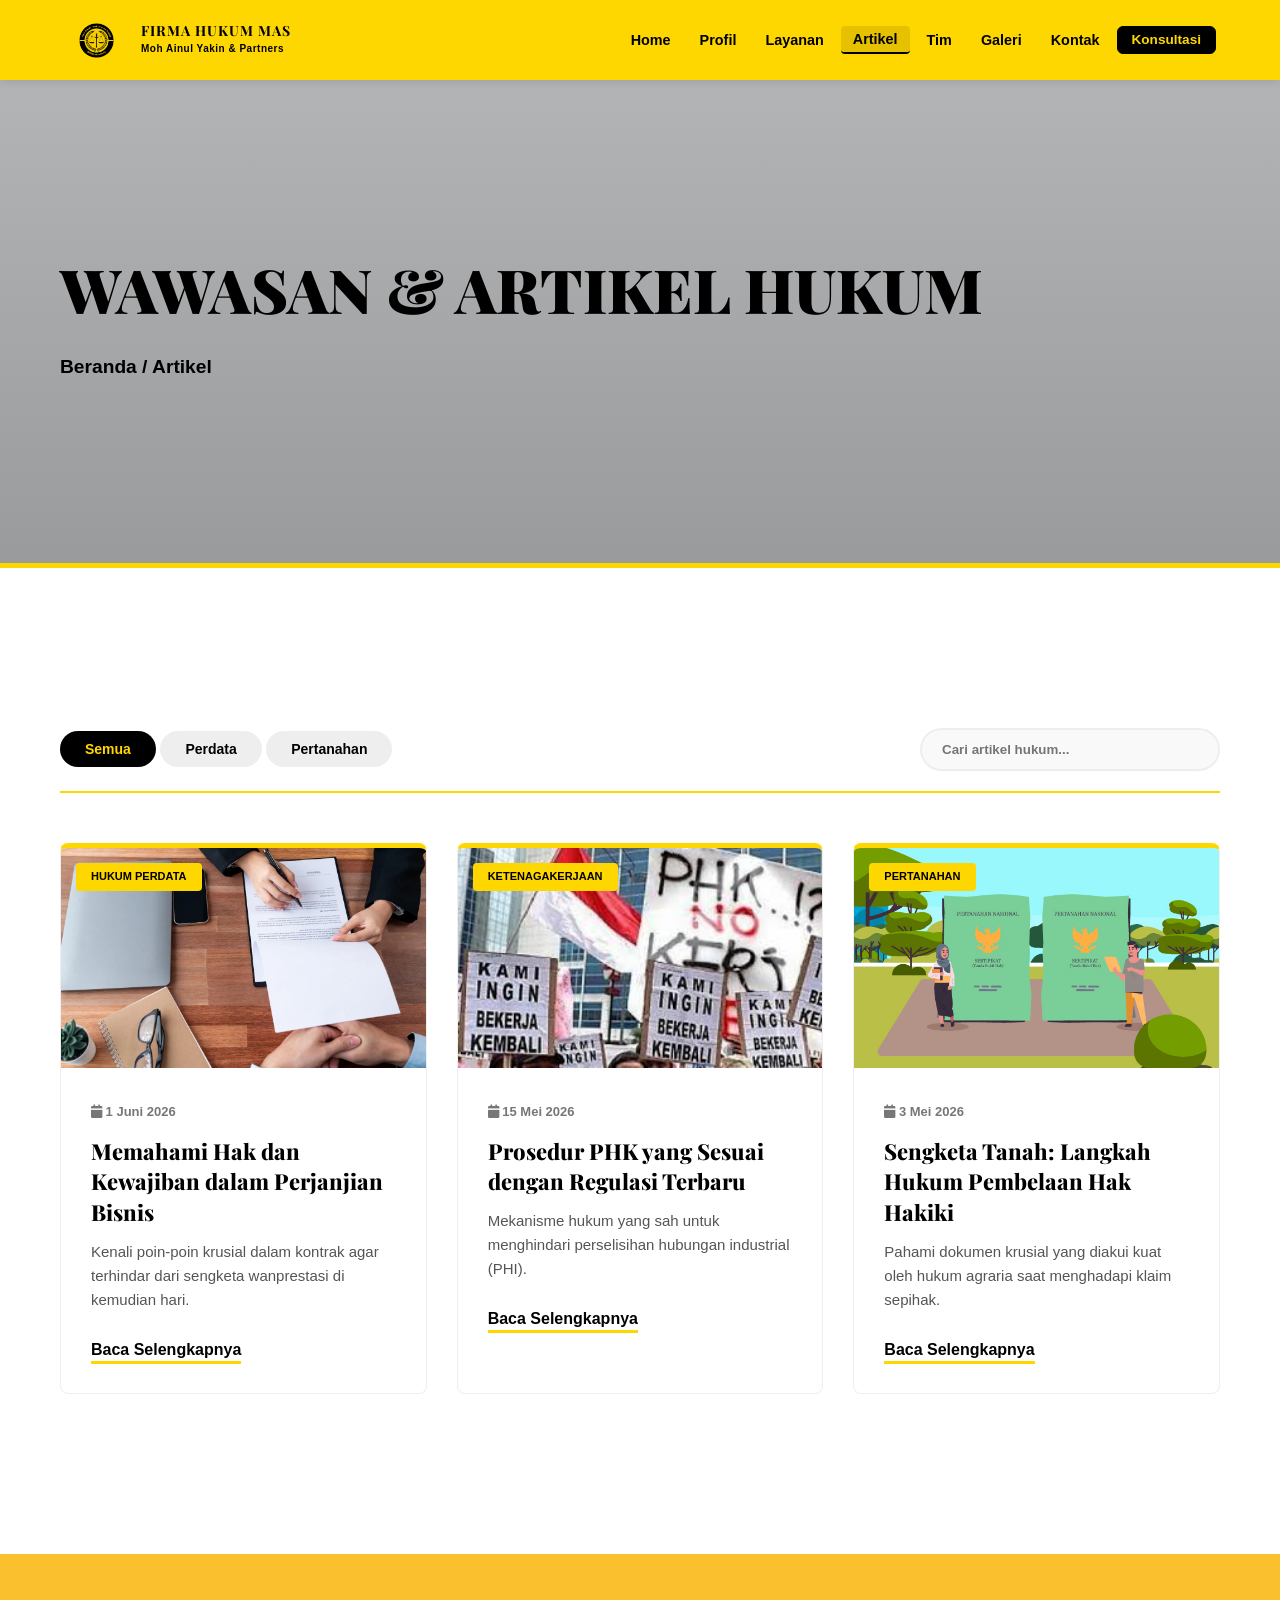
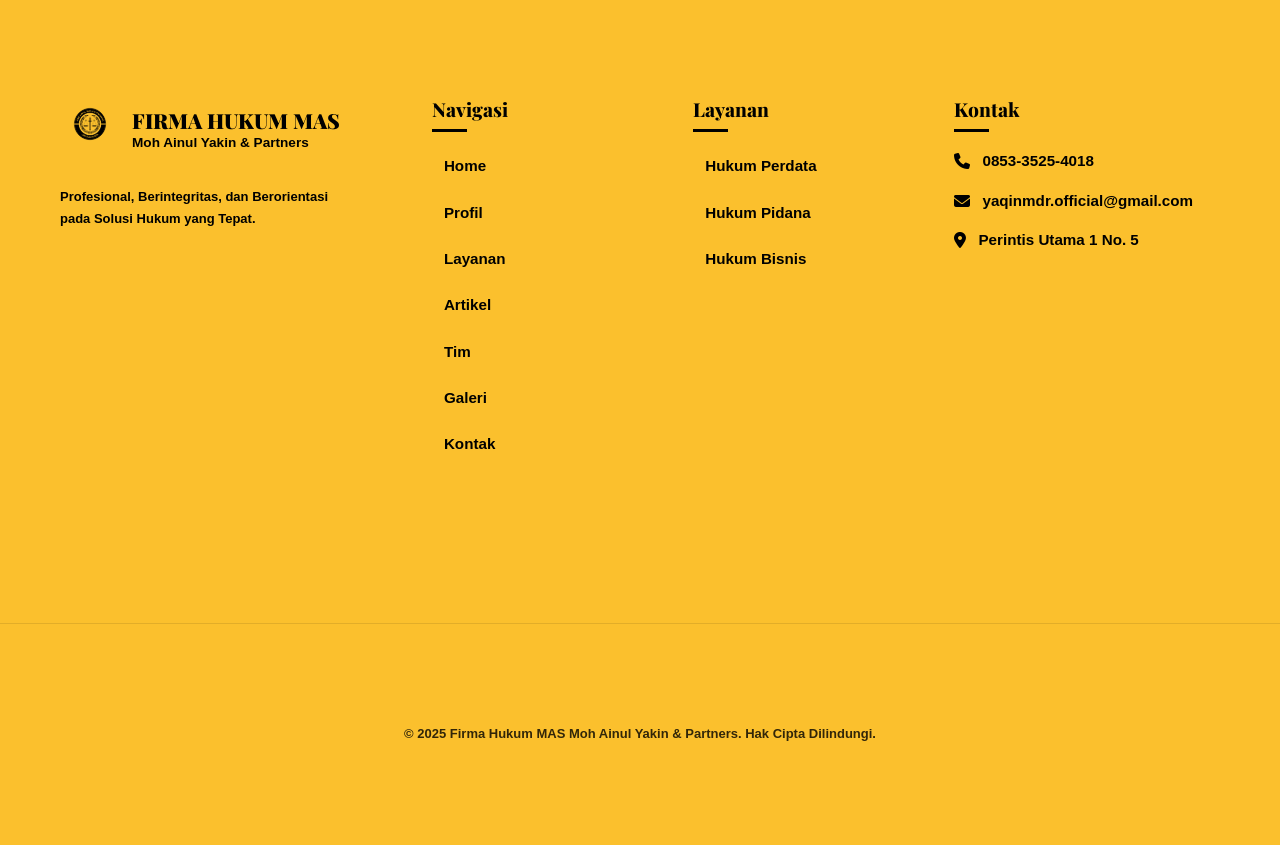
<file: artikel.html>
<!DOCTYPE html>
<html lang="id">
<head>
  <meta charset="UTF-8">
  <meta name="viewport" content="width=device-width, initial-scale=1.0">
  <title>Artikel & Wawasan Hukum | FIRMA HUKUM MAS MOH AINUL YAKIN & PARTNERS</title>
  
  <!-- Memanggil CSS Utama -->
  <link rel="stylesheet" href="style.css">
  
  <!-- Fonts -->
  <link href="https://fonts.googleapis.com/css2?family=Playfair+Display:wght@400;600;700;900&family=Lato:wght@300;400;700&display=swap" rel="stylesheet">
  
  <!-- Font Awesome -->
  <link rel="stylesheet" href="https://cdnjs.cloudflare.com/ajax/libs/font-awesome/6.5.0/css/all.min.css">

  <style>
    /* CSS Khusus Layout Halaman Artikel */
    .article-hero {
      position: relative;
      padding: 160px 0 100px 0;
      /* GAMBAR LATAR: Tema Dokumen/Hukum */
      background: linear-gradient(rgba(255, 255, 255, 0.7), rgba(255, 255, 255, 0.5)), 
                  url('https://images.unsplash.com/photo-1450101499163-c8848c66ca85?ixlib=rb-4.0.3&auto=format&fit=crop&w=1500&q=80');
      background-size: cover;
      background-position: center;
      background-attachment: fixed;
      border-bottom: 5px solid #FFD700;
      text-align: left;
    }

    .article-hero h1 {
      font-family: 'Playfair Display', serif;
      font-size: 3.8rem;
      color: #000000 !important;
      font-weight: 900;
      margin-bottom: 15px;
      text-transform: uppercase;
    }

    .article-hero p {
      font-size: 1.2rem;
      color: #000000 !important;
      font-weight: 800;
    }

    .artikel-page { padding: 80px 0; background-color: #fff; }

    /* Filter & Search Bar */
    .filter-search-container {
      display: flex; flex-wrap: wrap; justify-content: space-between; align-items: center; 
      gap: 20px; margin-bottom: 50px; padding-bottom: 20px; border-bottom: 2px solid #FFD700;
    }

    .btn-filter {
      background: #eee; color: #000; border: none; padding: 10px 25px; 
      border-radius: 50px; cursor: pointer; font-weight: 800; transition: 0.3s;
      font-size: 14px;
    }
    .btn-filter.active, .btn-filter:hover { background: #000; color: #FFD700; }

    .search-box input {
      padding: 12px 20px; background: #f9f9f9; border: 2px solid #eee; 
      border-radius: 50px; width: 300px; color: #000; font-weight: 600;
      transition: 0.3s;
    }
    .search-box input:focus { border-color: #FFD700; outline: none; background: #fff; }

    /* Grid Artikel */
    .artikel-grid { display: grid; grid-template-columns: repeat(auto-fill, minmax(320px, 1fr)); gap: 30px; }

    .artikel-card {
      background: #fff; border-radius: 8px; overflow: hidden; 
      border: 1px solid #eee; transition: 0.3s;
      border-top: 5px solid #FFD700;
    }
    .artikel-card:hover { transform: translateY(-10px); box-shadow: 0 15px 35px rgba(0,0,0,0.1); border-top-color: #000; }

    .artikel-img { position: relative; height: 220px; overflow: hidden; background: #f0f0f0; }
    .artikel-photo { width: 100%; height: 100%; object-fit: cover; transition: 0.5s; }
    .artikel-card:hover .artikel-photo { transform: scale(1.1); }

    .artikel-tag {
      position: absolute; top: 15px; left: 15px; background: #FFD700; 
      color: #000; padding: 5px 15px; font-size: 11px; font-weight: 900; border-radius: 4px;
      text-transform: uppercase;
    }

    .artikel-body { padding: 30px; }
    .artikel-date { font-size: 13px; color: #777; font-weight: 700; }
    .artikel-title { font-family: 'Playfair Display', serif; font-size: 22px; margin: 12px 0; color: #000; line-height: 1.4; font-weight: 800; }
    .artikel-body p { font-size: 15px; color: #555; margin-bottom: 25px; line-height: 1.6; }
    
    .btn-article { 
      color: #000; text-decoration: none; font-weight: 900; 
      border-bottom: 3px solid #FFD700; padding-bottom: 3px; 
      transition: 0.3s;
    }
    .btn-article:hover { border-bottom-color: #000; }

    /* RESPONSIVE HAMBURGER MENU FIX */
    @media (max-width: 768px) {
      .nav-links {
        display: none;
        position: absolute;
        top: 80px;
        left: 0;
        width: 100%;
        background: #FFD700;
        flex-direction: column;
        padding: 20px 0;
        z-index: 1000;
        box-shadow: 0 10px 15px rgba(0,0,0,0.1);
      }
      .nav-links.open { display: flex !important; }
      .hamburger { display: flex !important; }
      .article-hero h1 { font-size: 2.5rem; }
      .search-box input { width: 100%; }
      .filter-search-container { flex-direction: column; align-items: stretch; }
    }
  </style>
</head>
<body>

  <!-- ===== NAVBAR ===== -->
  <nav class="navbar" id="navbar">
    <div class="nav-container">
      <div class="nav-logo">
        <img src="images/logo2.jfif" alt="Logo" class="nav-logo-img" style="mix-blend-mode: multiply; filter: none !important;" />
        <div class="nav-logo-text">
          <span class="logo-title">FIRMA HUKUM MAS</span>
          <span class="logo-sub">Moh Ainul Yakin & Partners</span>
        </div>
      </div>
      <ul class="nav-links" id="navLinks">
        <li><a href="index.html" class="nav-link">Home</a></li>
        <li><a href="profil.html" class="nav-link">Profil</a></li>
        <li><a href="layanan.html" class="nav-link">Layanan</a></li>
        <li><a href="artikel.html" class="nav-link active">Artikel</a></li>
        <li><a href="tim.html" class="nav-link">Tim</a></li>
        <li><a href="galeri.html" class="nav-link">Galeri</a></li>
        <li><a href="kontak.html" class="nav-link">Kontak</a></li>
        <li><a href="kontak.html#kontak" class="nav-btn-konsul">Konsultasi</a></li>
      </ul>
      <button class="hamburger" id="hamburger">
        <span></span><span></span><span></span>
      </button>
    </div>
  </nav>

  <!-- ===== HERO ARTIKEL ===== -->
  <header class="article-hero">
    <div class="container">
      <h1>Wawasan & Artikel Hukum</h1>
      <p><a href="index.html" style="color:#000; text-decoration: none;">Beranda</a> / Artikel</p>
    </div>
  </header>

  <!-- ===== ARTIKEL MAIN SECTION ===== -->
  <section class="artikel-page">
    <div class="container">
      
      <div class="filter-search-container">
        <div class="category-filters">
          <button class="btn-filter active" onclick="filterArtikel('all')">Semua</button>
          <button class="btn-filter" onclick="filterArtikel('perdata')">Perdata</button>
          <button class="btn-filter" onclick="filterArtikel('pertanahan')">Pertanahan</button>
        </div>
        <div class="search-box">
          <input type="text" id="searchArtikelInput" onkeyup="cariArtikel()" placeholder="Cari artikel hukum..." />
        </div>
      </div>

      <div class="artikel-grid" id="artikelGrid">
        
        <!-- Artikel 1: Perjanjian Bisnis -->
        <div class="artikel-card" data-category="perdata">
          <div class="artikel-img">
            <img src="images/perjanjian.webp" alt="Perjanjian Bisnis" class="artikel-photo" />
            <span class="artikel-tag">Hukum Perdata</span>
          </div>
          <div class="artikel-body">
            <span class="artikel-date"><i class="fas fa-calendar"></i> 1 Juni 2026</span>
            <h3 class="artikel-title">Memahami Hak dan Kewajiban dalam Perjanjian Bisnis</h3>
            <p>Kenali poin-poin krusial dalam kontrak agar terhindar dari sengketa wanprestasi di kemudian hari.</p>
            <a href="detail-artikel.html?id=perjanjian-bisnis" class="btn-article">Baca Selengkapnya</a>
          </div>
        </div>

        <!-- Artikel 2: PHK -->
        <div class="artikel-card" data-category="perdata">
          <div class="artikel-img">
            <img src="images/phk.jfif" alt="Regulasi PHK" class="artikel-photo" />
            <span class="artikel-tag">Ketenagakerjaan</span>
          </div>
          <div class="artikel-body">
            <span class="artikel-date"><i class="fas fa-calendar"></i> 15 Mei 2026</span>
            <h3 class="artikel-title">Prosedur PHK yang Sesuai dengan Regulasi Terbaru</h3>
            <p>Mekanisme hukum yang sah untuk menghindari perselisihan hubungan industrial (PHI).</p>
            <a href="detail-artikel.html?id=prosedur-phk" class="btn-article">Baca Selengkapnya</a>
          </div>
        </div>

        <!-- Artikel 3: Tanah -->
        <div class="artikel-card" data-category="pertanahan">
          <div class="artikel-img">
            <img src="images/tanah.webp" alt="Sengketa Tanah" class="artikel-photo" />
            <span class="artikel-tag">Pertanahan</span>
          </div>
          <div class="artikel-body">
            <span class="artikel-date"><i class="fas fa-calendar"></i> 3 Mei 2026</span>
            <h3 class="artikel-title">Sengketa Tanah: Langkah Hukum Pembelaan Hak Hakiki</h3>
            <p>Pahami dokumen krusial yang diakui kuat oleh hukum agraria saat menghadapi klaim sepihak.</p>
            <a href="detail-artikel.html?id=sengketa-tanah" class="btn-article">Baca Selengkapnya</a>
          </div>
        </div>

      </div>

      <div id="noArtikelMsg" style="display: none; text-align: center; padding: 60px 0;">
        <h3 style="color:#000;">Maaf, artikel tidak ditemukan.</h3>
      </div>

    </div>
  </section>

  <!-- ===== FOOTER ===== -->
  <footer class="footer">
    <div class="footer-top">
      <div class="container footer-grid">
        <div class="footer-brand">
          <div class="footer-logo">
            <img src="images/logo-bg.png" alt="Logo" class="footer-logo-img" style="mix-blend-mode: multiply; filter: none !important;" />
            <div class="footer-logo-text">
              <span class="footer-logo-title">FIRMA HUKUM MAS</span>
              <span class="footer-logo-sub">Moh Ainul Yakin & Partners</span>
            </div>
          </div>
          <p class="footer-tagline">Profesional, Berintegritas, dan Berorientasi pada Solusi Hukum yang Tepat.</p>
        </div>
        <div class="footer-links">
          <h4>Navigasi</h4>
          <ul>
          <li><a href="index.html">Home</a></li>
          <li><a href="profil.html">Profil</a></li>
          <li><a href="layanan.html">Layanan</a></li>
          <li><a href="artikel.html">Artikel</a></li>
          <li><a href="tim.html">Tim</a></li>
          <li><a href="galeri.html">Galeri</a></li>
          <li><a href="kontak.html">Kontak</a></li>

          </ul>
        </div>
        <div class="footer-links">
          <h4>Layanan</h4>
          <ul>
            <li><a href="layanan.html">Hukum Perdata</a></li>
            <li><a href="layanan.html">Hukum Pidana</a></li>
            <li><a href="layanan.html">Hukum Bisnis</a></li>
          </ul>
        </div>
        <div class="footer-contact">
          <h4>Kontak</h4>
          <p><i class="fas fa-phone"></i> 0853-3525-4018</p>
          <p><i class="fas fa-envelope"></i> yaqinmdr.official@gmail.com</p>
          <p><i class="fas fa-map-marker-alt"></i> Perintis Utama 1 No. 5</p>
        </div>
      </div>
    </div>
    <div class="footer-bottom">
      <div class="container">
        <p>© 2025 Firma Hukum MAS Moh Ainul Yakin & Partners. Hak Cipta Dilindungi.</p>
      </div>
    </div>
  </footer>

  <script>
    // Script Hamburger Menu
    document.addEventListener('DOMContentLoaded', function() {
      const hamburger = document.getElementById('hamburger');
      const navLinks = document.getElementById('navLinks');

      if (hamburger && navLinks) {
        hamburger.addEventListener('click', function() {
          navLinks.classList.toggle('open');
        });
      }
    });

    // Script Khusus Pencarian & Filter
    function filterArtikel(category) {
      const buttons = document.querySelectorAll('.btn-filter');
      buttons.forEach(btn => btn.classList.remove('active'));
      event.currentTarget.classList.add('active');

      const cards = document.querySelectorAll('.artikel-card');
      let count = 0;
      cards.forEach(card => {
        if (category === 'all' || card.getAttribute('data-category') === category) {
          card.style.display = 'block';
          count++;
        } else {
          card.style.display = 'none';
        }
      });
      document.getElementById('noArtikelMsg').style.display = count === 0 ? 'block' : 'none';
    }

    function cariArtikel() {
      const input = document.getElementById('searchArtikelInput').value.toLowerCase();
      const cards = document.querySelectorAll('.artikel-card');
      let count = 0;
      cards.forEach(card => {
        const title = card.querySelector('.artikel-title').innerText.toLowerCase();
        if (title.includes(input)) {
          card.style.display = 'block';
          count++;
        } else {
          card.style.display = 'none';
        }
      });
      document.getElementById('noArtikelMsg').style.display = count === 0 ? 'block' : 'none';
    }
  </script>
</body>
</html>
</file>
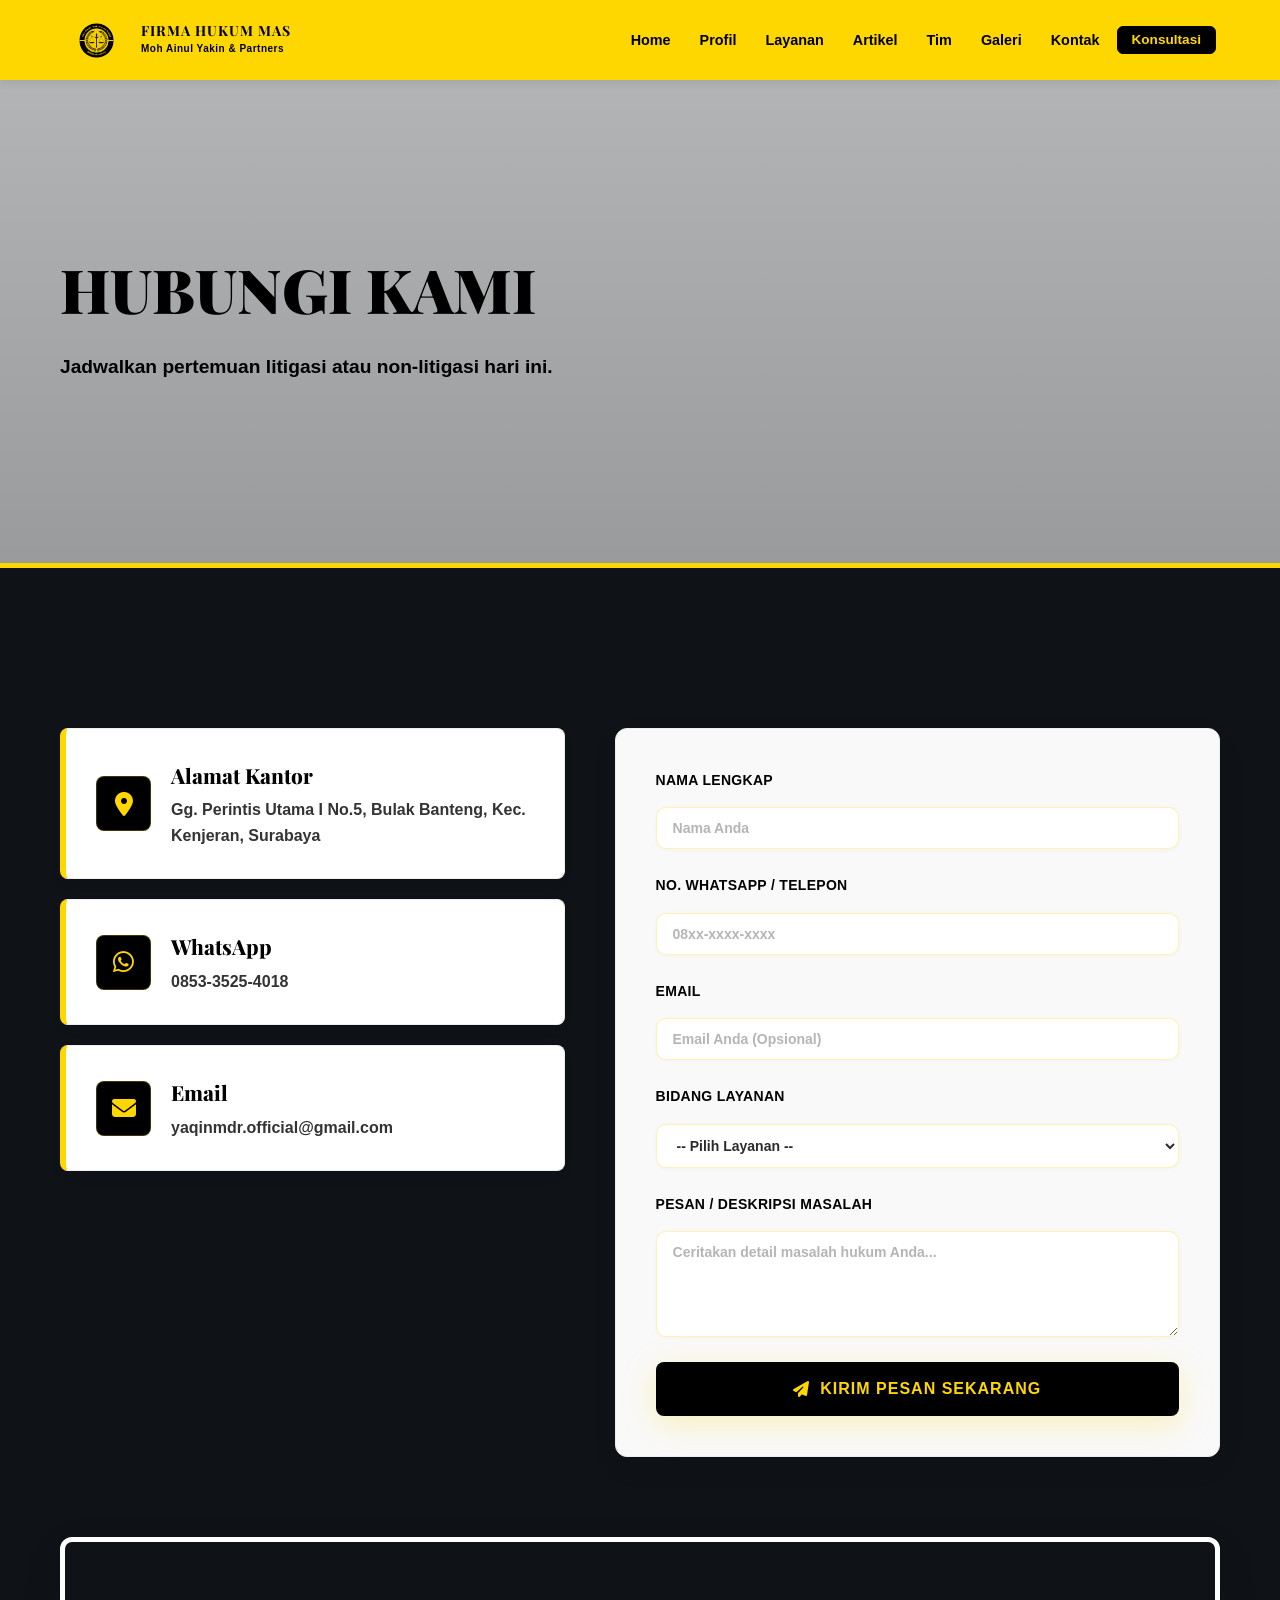
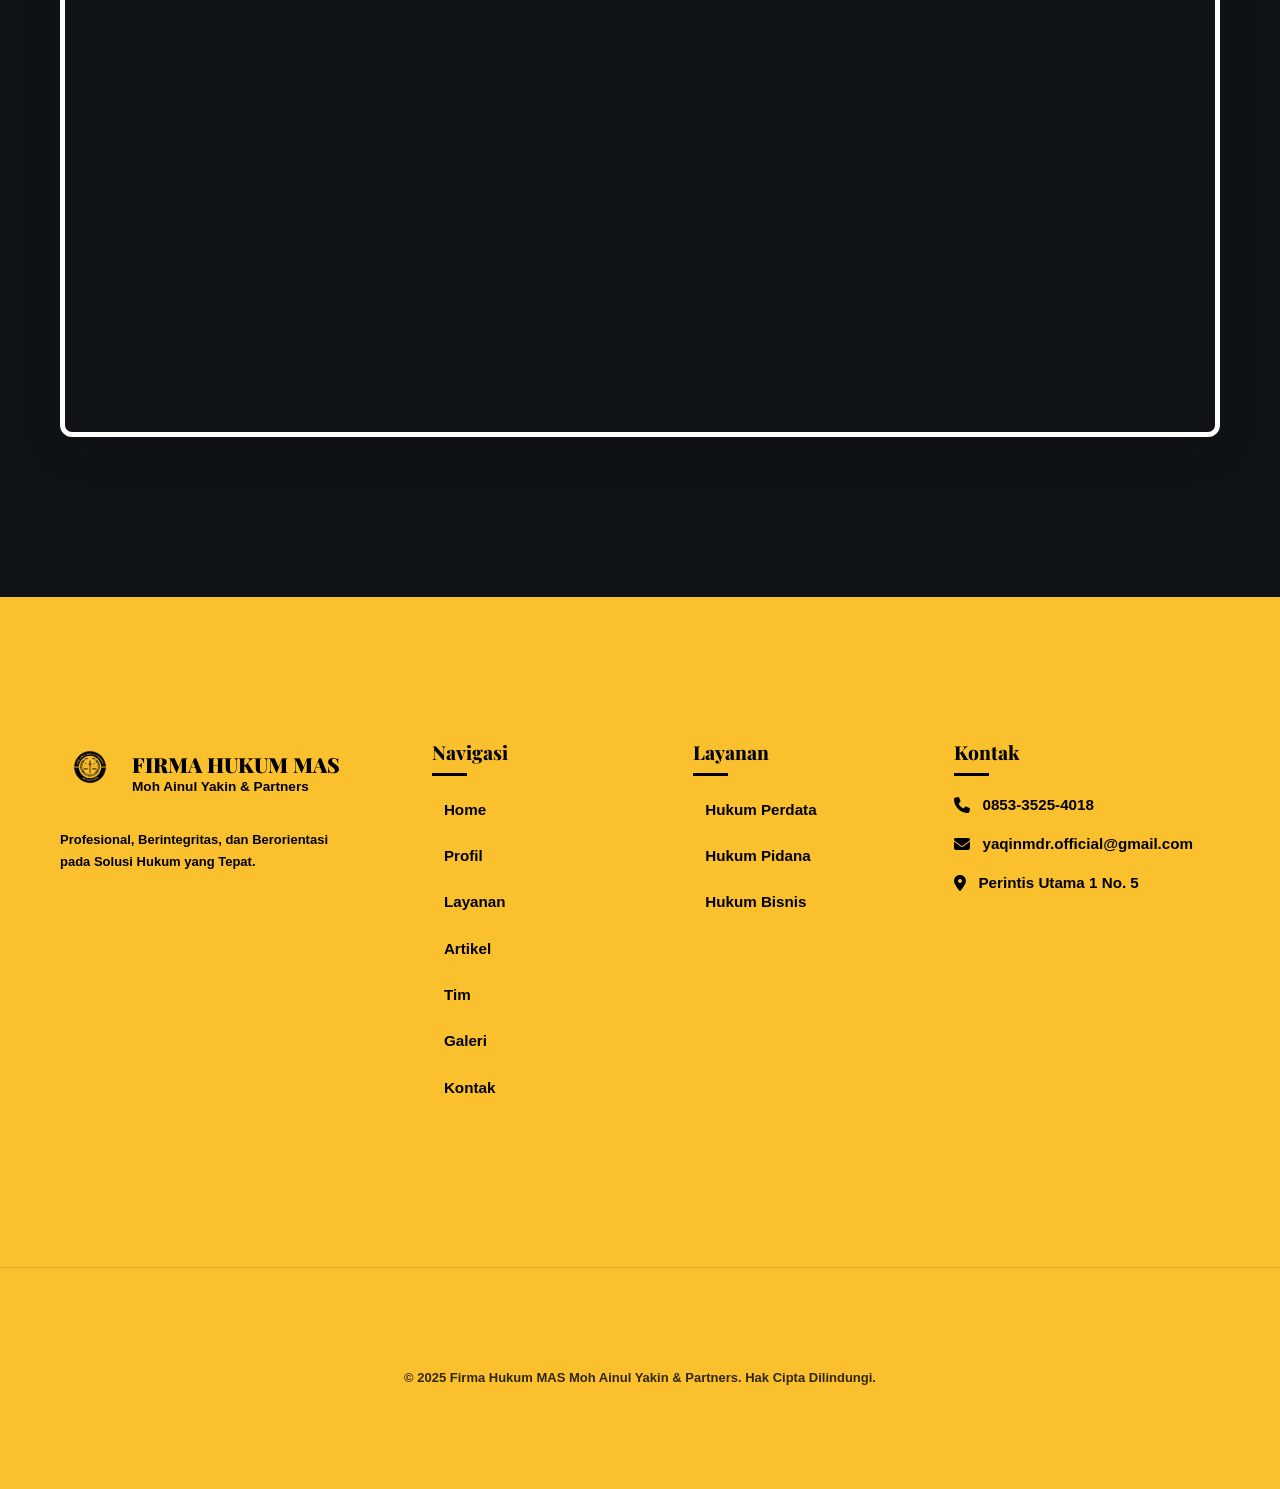
<file: kontak.html>
<!DOCTYPE html>
<html lang="id">
<head>
  <meta charset="UTF-8" />
  <meta name="viewport" content="width=device-width, initial-scale=1.0"/>
  <title>Hubungi Kami | FIRMA HUKUM MAS MOH AINUL YAKIN & PARTNERS</title>
  
  <!-- Memanggil CSS Utama -->
  <link rel="stylesheet" href="style.css">
  
  <!-- Fonts -->
  <link href="https://fonts.googleapis.com/css2?family=Playfair+Display:wght@400;600;700;900&family=Lato:wght@300;400;700&display=swap" rel="stylesheet"/>
  
  <!-- Font Awesome -->
  <link rel="stylesheet" href="https://cdnjs.cloudflare.com/ajax/libs/font-awesome/6.5.0/css/all.min.css"/>

  <style>
    /* ==========================================================================
       CSS KHUSUS LAYOUT KONTAK (NAVBAR & FOOTER MENGIKUTI STYLE.CSS)
       ========================================================================== */
    
    .contact-hero {
      position: relative;
      padding: 160px 0 100px 0;
      /* GAMBAR LATAR: Berbeda dari Profil & Layanan */
      background: linear-gradient(rgba(255, 255, 255, 0.7), rgba(255, 255, 255, 0.5)), 
                  url('https://images.unsplash.com/photo-1523966211575-eb4a01e7dd51?ixlib=rb-4.0.3&auto=format&fit=crop&w=1500&q=80');
      background-size: cover;
      background-position: center;
      background-attachment: fixed;
      border-bottom: 5px solid #FFD700;
      text-align: left;
    }

    .contact-hero h1 {
      font-family: 'Playfair Display', serif;
      font-size: 3.8rem;
      color: #000000 !important;
      font-weight: 900;
      margin-bottom: 15px;
      text-transform: uppercase;
    }

    .contact-hero p {
      font-size: 1.2rem;
      color: #000000 !important;
      font-weight: 800;
    }

    .contact-wrapper {
      display: grid;
      grid-template-columns: 1fr 1.2fr;
      gap: 50px;
      padding: 80px 0;
    }

    .info-card {
      background: #fff;
      border: 1px solid #eee;
      padding: 30px;
      border-radius: 8px;
      display: flex;
      gap: 20px;
      align-items: center;
      transition: 0.3s;
      border-left: 6px solid #FFD700;
      margin-bottom: 20px;
      box-shadow: 0 5px 15px rgba(0,0,0,0.03);
    }

    .info-card:hover { transform: translateX(10px); border-left-color: #000; }

    .info-icon {
      background: #000;
      color: #FFD700;
      width: 55px; height: 55px;
      border-radius: 8px;
      display: flex; align-items: center; justify-content: center;
      font-size: 1.5rem; flex-shrink: 0;
    }

    .info-text h3 { font-family: 'Playfair Display', serif; font-size: 1.3rem; margin-bottom: 5px; color: #000; font-weight: 800; }
    .info-text p { color: #333; font-size: 16px; font-weight: 600; }

    .contact-form-container {
      background: #f9f9f9;
      border: 1px solid #eee;
      padding: 40px;
      border-radius: 12px;
      box-shadow: 0 10px 30px rgba(0,0,0,0.05);
    }

    .form-group { margin-bottom: 25px; }
    .form-group label { display: block; font-size: 14px; color: #000; margin-bottom: 10px; font-weight: 800; text-transform: uppercase; }

    .form-control {
      width: 100%;
      background: #fff;
      border: 2px solid #eee;
      padding: 15px;
      color: #000;
      font-family: 'Lato', sans-serif;
      font-size: 1rem;
      border-radius: 8px;
      transition: 0.3s;
      font-weight: 600;
    }

    .form-control:focus { outline: none; border-color: #FFD700; }

    .btn-submit {
      width: 100%;
      padding: 18px;
      background: #000;
      color: #FFD700;
      border: none;
      font-weight: 900;
      border-radius: 8px;
      cursor: pointer;
      text-transform: uppercase;
      font-size: 16px;
      transition: 0.3s;
      letter-spacing: 1px;
    }
    .btn-submit:hover { background: #333; transform: translateY(-3px); }

    .map-container {
      width: 100%;
      height: 500px;
      border-radius: 12px;
      overflow: hidden;
      border: 5px solid #fff;
      margin-bottom: 80px;
      box-shadow: 0 15px 40px rgba(0,0,0,0.1);
    }

    @media (max-width: 768px) {
      .contact-hero h1 { font-size: 2.5rem; }
      .contact-wrapper { grid-template-columns: 1fr; }
    }
  </style>
</head>
<body>

  <!-- ===== NAVBAR (SAMA DENGAN HALAMAN LAIN) ===== -->
  <nav class="navbar" id="navbar">
    <div class="nav-container">
      <div class="nav-logo">
        <img src="images/logo2.jfif" alt="Logo" class="nav-logo-img" />
        <div class="nav-logo-text">
          <span class="logo-title">FIRMA HUKUM MAS</span>
          <span class="logo-sub">Moh Ainul Yakin & Partners</span>
        </div>
      </div>
      <ul class="nav-links" id="navLinks">
        <li><a href="index.html" class="nav-link">Home</a></li>
    <li><a href="profil.html" class="nav-link">Profil</a></li>
        <li><a href="layanan.html" class="nav-link">Layanan</a></li>
        <li><a href="artikel.html" class="nav-link">Artikel</a></li>
        <li><a href="tim.html" class="nav-link">Tim</a></li>
        <li><a href="galeri.html" class="nav-link">Galeri</a></li>
        <li><a href="kontak.html" class="nav-link">Kontak</a></li>
        <li><a href="#kontak" class="nav-btn-konsul">Konsultasi</a></li>
      </ul>
      <button class="hamburger" id="hamburger">
        <span></span><span></span><span></span>
      </button>
    </div>
  </nav>

  <!-- ===== HERO SECTION ===== -->
  <header class="contact-hero">
    <div class="container">
      <h1>Hubungi Kami</h1>
      <p>Jadwalkan pertemuan litigasi atau non-litigasi hari ini.</p>
    </div>
  </header>

  <!-- ===== KONTEN UTAMA ===== -->
  <section class="container">
    <div class="contact-wrapper">
      
      <!-- Info Kontak (Teks Utuh) -->
      <div class="contact-info-box">
        <div class="info-card">
          <div class="info-icon"><i class="fas fa-map-marker-alt"></i></div>
          <div class="info-text">
            <h3>Alamat Kantor</h3>
            <p>Gg. Perintis Utama I No.5, Bulak Banteng, Kec. Kenjeran, Surabaya</p>
          </div>
        </div>

        <div class="info-card">
          <div class="info-icon"><i class="fab fa-whatsapp"></i></div>
          <div class="info-text">
            <h3>WhatsApp</h3>
            <p>0853-3525-4018</p>
          </div>
        </div>

        <div class="info-card">
          <div class="info-icon"><i class="fas fa-envelope"></i></div>
          <div class="info-text">
            <h3>Email</h3>
            <p>yaqinmdr.official@gmail.com</p>
          </div>
        </div>
      </div>

      <!-- Form (Teks Utuh) -->
      <!-- Form (Sesuai dengan Index) -->
<div class="contact-form-container">
  <form id="formKontakHalaman">
    <div class="form-group">
      <label>Nama Lengkap</label>
      <input type="text" id="nama_kontak" class="form-control" placeholder="Nama Anda" required>
    </div>
    <div class="form-group">
      <label>No. WhatsApp / Telepon</label>
      <input type="tel" id="nohp_kontak" class="form-control" placeholder="08xx-xxxx-xxxx" required>
    </div>
    <div class="form-group">
      <label>Email</label>
      <input type="email" id="email_kontak" class="form-control" placeholder="Email Anda (Opsional)">
    </div>
    <div class="form-group">
      <label>Bidang Layanan</label>
      <select id="layanan_kontak" class="form-control" required style="background: white;">
        <option value="">-- Pilih Layanan --</option>
        <option value="Hukum Perdata">Hukum Perdata</option>
        <option value="Hukum Pidana">Hukum Pidana</option>
        <option value="Hukum Bisnis & Korporasi">Hukum Bisnis & Korporasi</option>
        <option value="Penyelesaian Sengketa">Penyelesaian Sengketa</option>
        <option value="Hukum Ketenagakerjaan">Hukum Ketenagakerjaan</option>
        <option value="Hukum Pertanahan & Properti">Hukum Pertanahan & Properti</option>
        <option value="Hukum Keluarga & Waris">Hukum Keluarga & Waris</option>
        <option value="Perizinan & Kepatuhan">Perizinan & Kepatuhan</option>
        <option value="Arbitrase & Mediasi">Arbitrase & Mediasi</option>
        <option value="Konsultan Hukum Perusahaan">Konsultan Hukum Perusahaan</option>
      </select>
    </div>
    <div class="form-group">
      <label>Pesan / Deskripsi Masalah</label>
      <textarea id="pesan_kontak" class="form-control" rows="5" placeholder="Ceritakan detail masalah hukum Anda..." required></textarea>
    </div>
    <button type="submit" class="btn-submit">
      <i class="fas fa-paper-plane"></i> KIRIM PESAN SEKARANG
    </button>
  </form>
</div>
    </div>

    <!-- ===== GOOGLE MAPS ===== -->
    <div class="map-container">
      <iframe src="https://www.google.com/maps/embed?pb=!1m18!1m12!1m3!1d3958.2033225479868!2d112.76594277365444!3d-7.2176337708656035!2m3!1f0!2f0!3f0!3m2!1i1024!2i768!4f13.1!3m3!1m2!1s0x2dd7f85722438f4b%3A0xe04528ae82c1e09!2sGg.%20Perintis%20Utama%20I%20No.5%2C%20Bulak%20Banteng%2C%20Kec.%20Kenjeran%2C%20Surabaya%2C%20Jawa%20Timur%2060127!5e0!3m2!1sid!2sid!4v1781471722975!5m2!1sid!2sid" width="100%" height="100%" style="border:0;" allowfullscreen="" loading="lazy"></iframe>
    </div>
  </section>

  <!-- ===== FOOTER (SAMA DENGAN HALAMAN LAIN) ===== -->
  <footer class="footer">
    <div class="footer-top">
      <div class="container footer-grid">
        <div class="footer-brand">
          <div class="footer-logo">
            <img src="images/logo-bg.png" alt="Logo" class="footer-logo-img" />
            <div class="footer-logo-text">
              <span class="footer-logo-title">FIRMA HUKUM MAS</span>
              <span class="footer-logo-sub">Moh Ainul Yakin & Partners</span>
            </div>
          </div>
          <p class="footer-tagline">Profesional, Berintegritas, dan Berorientasi pada Solusi Hukum yang Tepat.</p>
        </div>
        
        <div class="footer-links">
          <h4>Navigasi</h4>
          <ul>
<li><a href="index.html">Home</a></li>
          <li><a href="profil.html">Profil</a></li>
          <li><a href="layanan.html">Layanan</a></li>
          <li><a href="artikel.html">Artikel</a></li>
          <li><a href="tim.html">Tim</a></li>
          <li><a href="galeri.html">Galeri</a></li>
          <li><a href="kontak.html">Kontak</a></li>

          </ul>
        </div>

        <div class="footer-links">
          <h4>Layanan</h4>
          <ul>
            <li><a href="layanan.html">Hukum Perdata</a></li>
            <li><a href="layanan.html">Hukum Pidana</a></li>
            <li><a href="layanan.html">Hukum Bisnis</a></li>
          </ul>
        </div>

        <div class="footer-contact">
          <h4>Kontak</h4>
          <p><i class="fas fa-phone"></i> 0853-3525-4018</p>
          <p><i class="fas fa-envelope"></i> yaqinmdr.official@gmail.com</p>
          <p><i class="fas fa-map-marker-alt"></i> Perintis Utama 1 No. 5</p>
        </div>
      </div>
    </div>
    <div class="footer-bottom">
      <div class="container">
        <p>© 2025 Firma Hukum MAS Moh Ainul Yakin & Partners. Hak Cipta Dilindungi.</p>
      </div>
    </div>
  </footer>

  <!-- Script Menu Hamburger -->
  <script>
    document.addEventListener('DOMContentLoaded', function() {
      const hamburger = document.getElementById('hamburger');
      const navLinks = document.getElementById('navLinks');

      if (hamburger && navLinks) {
        hamburger.addEventListener('click', function() {
          navLinks.classList.toggle('open');
        });
      }
    });

     document.getElementById('formKontakHalaman').addEventListener('submit', function(e) {
      e.preventDefault(); // Mencegah halaman reload

      // 1. Ambil data dari inputan
      const nama = document.getElementById('nama_kontak').value;
      const nohp = document.getElementById('nohp_kontak').value;
      const email = document.getElementById('email_kontak').value || '-';
      const layanan = document.getElementById('layanan_kontak').value;
      const pesan = document.getElementById('pesan_kontak').value;

      // 2. Nomor WhatsApp Tujuan (FIX: 0853)
      const nomorWA = "6285335254018"; 

      // 3. Susun teks pesan WhatsApp
      const teksPesan = `Halo Firma Hukum MAS, saya ingin berkonsultasi melalui Halaman Kontak.%0A%0A` +
                        `*Data Klien:*%0A` +
                        `- *Nama:* ${encodeURIComponent(nama)}%0A` +
                        `- *No. WA:* ${encodeURIComponent(nohp)}%0A` +
                        `- *Email:* ${encodeURIComponent(email)}%0A` +
                        `- *Layanan:* ${encodeURIComponent(layanan)}%0A%0A` +
                        `*Deskripsi Masalah:*%0A${encodeURIComponent(pesan)}`;

      // 4. Buat URL WhatsApp
      const urlWA = `https://wa.me/${nomorWA}?text=${teksPesan}`;

      // 5. Buka WhatsApp di tab baru
      window.open(urlWA, '_blank');
  });

  // Script Menu Hamburger (Tetap diletakkan agar bisa dibuka)
  const hamburger = document.getElementById('hamburger');
  const navLinks = document.getElementById('navLinks');
  if (hamburger) {
      hamburger.addEventListener('click', () => {
          navLinks.classList.toggle('open');
      });
  }
  </script>
</body>
</html>
</file>
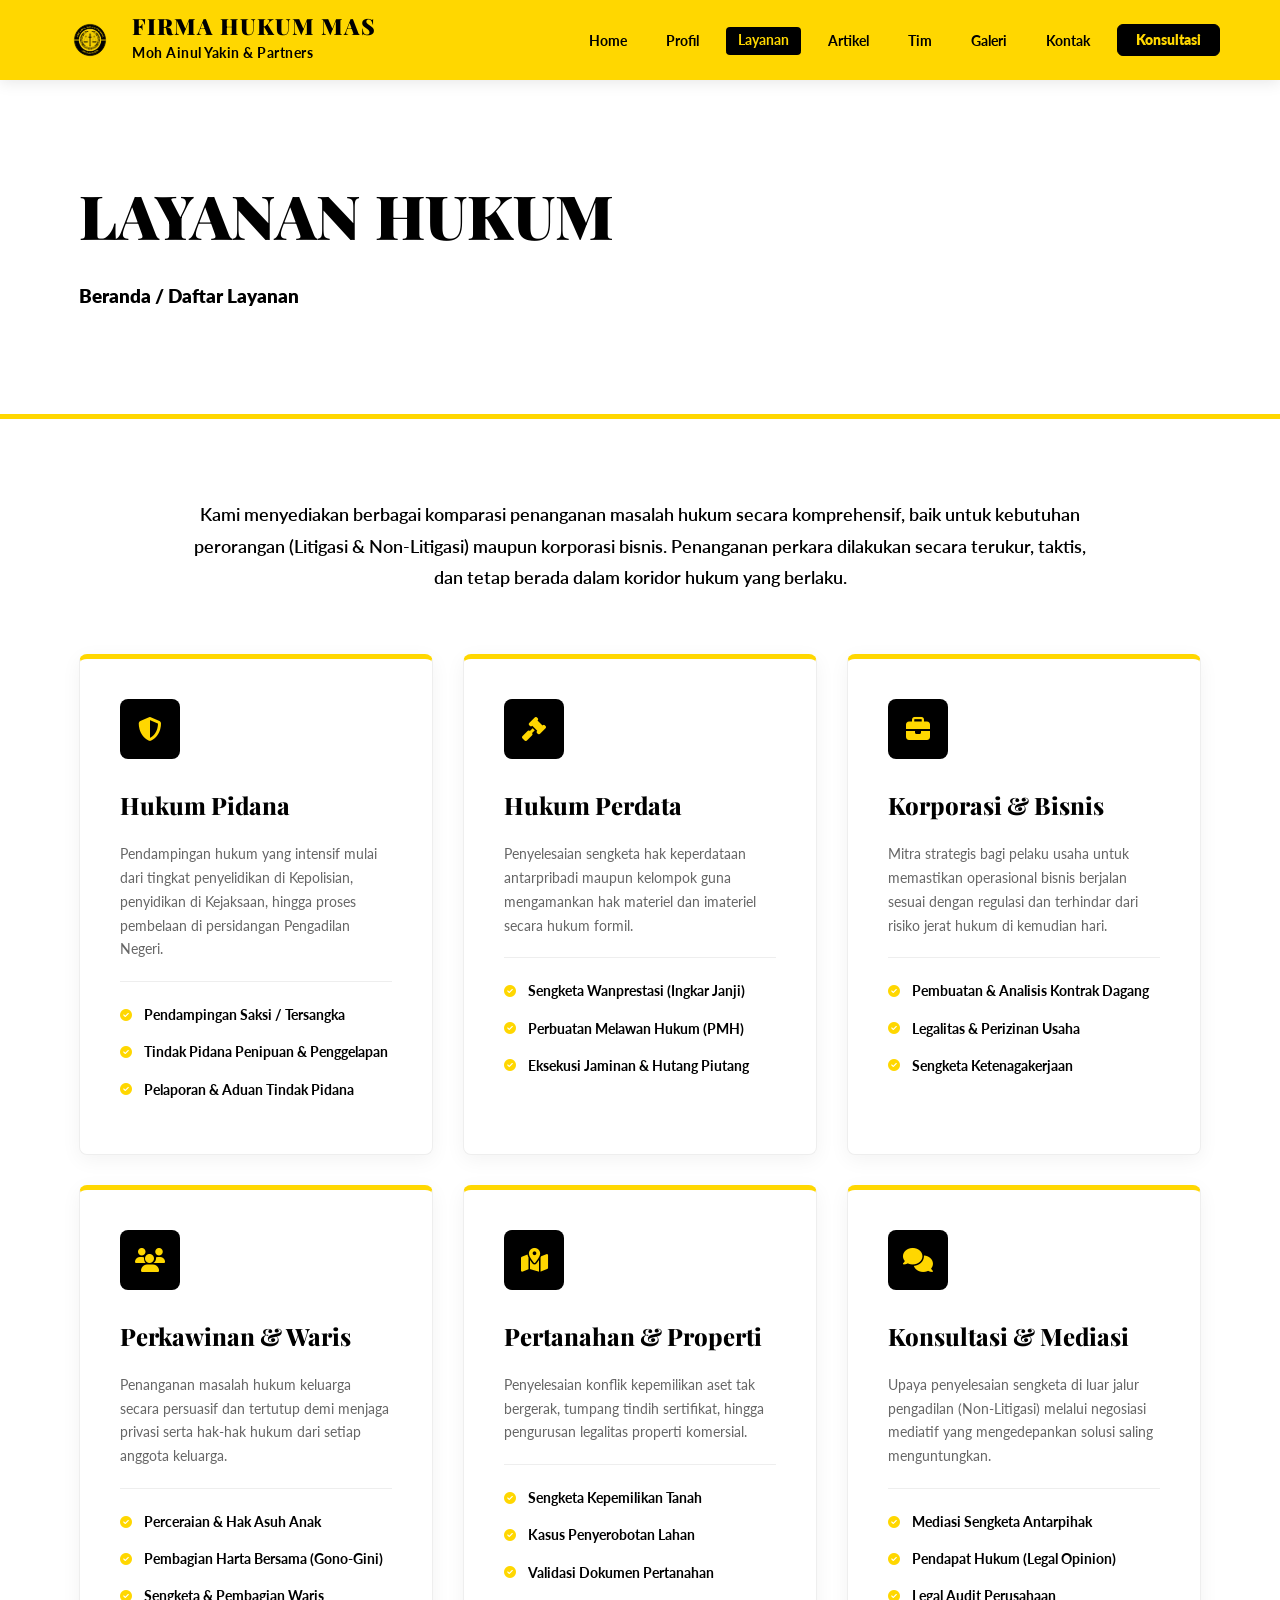
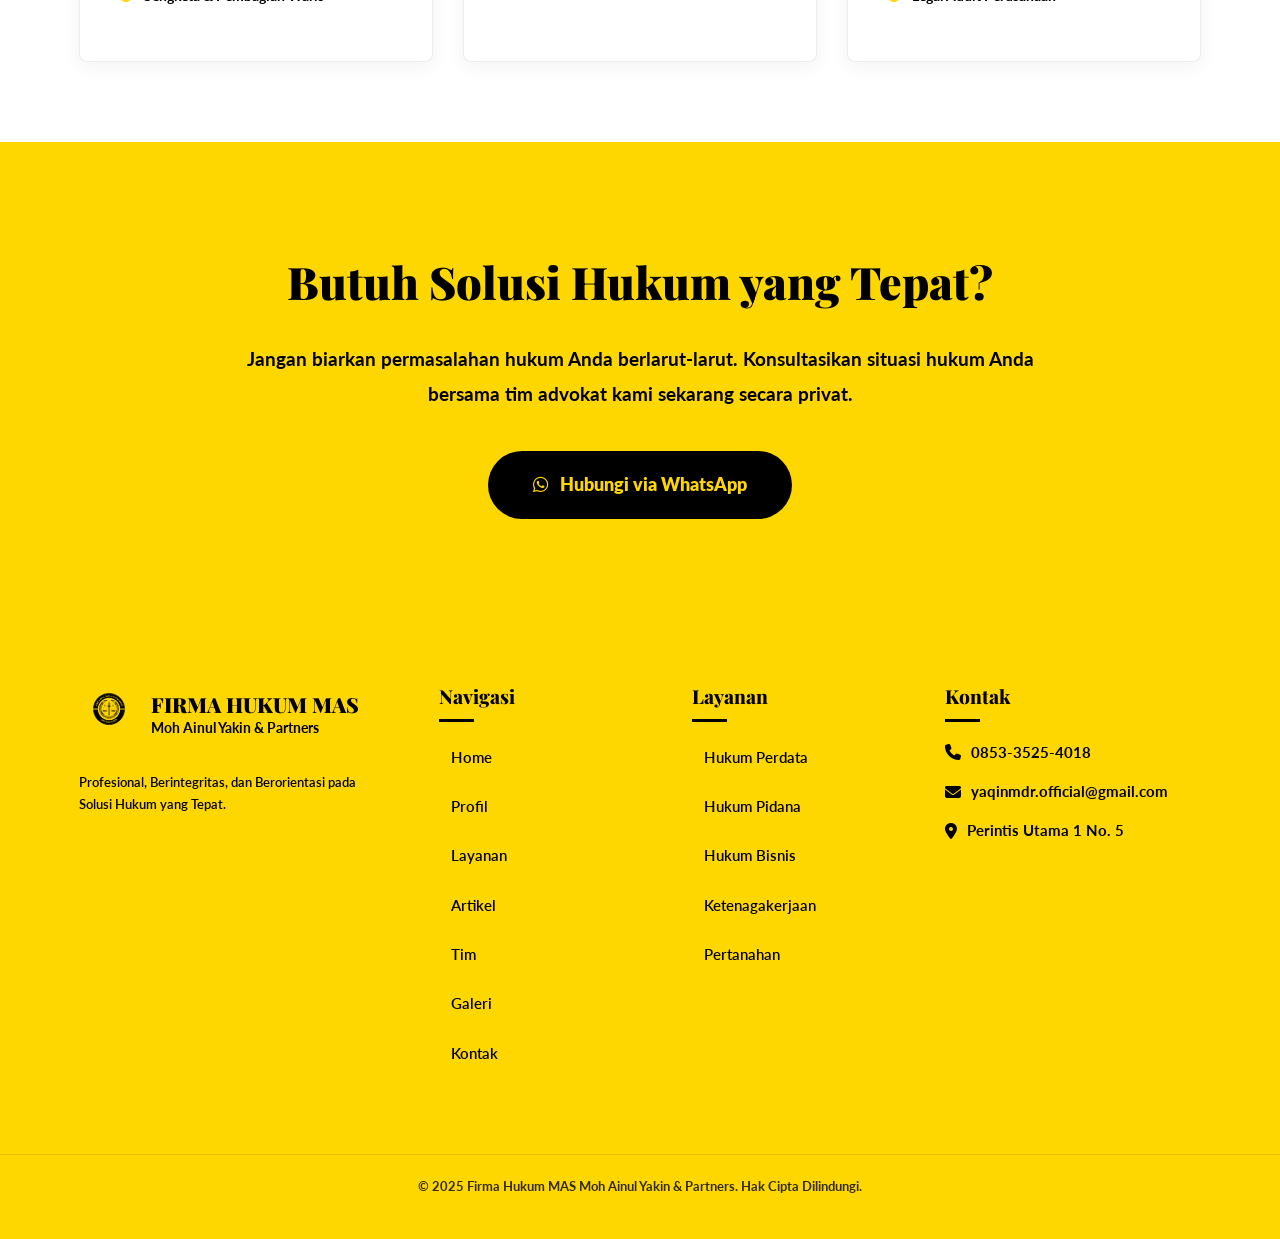
<file: layanan.html>
<!DOCTYPE html>
<html lang="id">
<head>
  <meta charset="UTF-8">
  <meta name="viewport" content="width=device-width, initial-scale=1.0">
  <title>Layanan Hukum - FIRMA HUKUM MAS MOH AINUL YAKIN & PARTNERS</title>
  
  <!-- Memanggil CSS Utama -->
  <link rel="stylesheet" href="style.css">
  
  <!-- Fonts -->
  <link href="https://fonts.googleapis.com/css2?family=Lato:ital,wght@0,300;0,400;0,700;1,400&family=Playfair+Display:ital,wght@0,400;0,600;0,700;1,400&display=swap" rel="stylesheet">
  
  <!-- Font Awesome -->
  <link rel="stylesheet" href="https://cdnjs.cloudflare.com/ajax/libs/font-awesome/6.4.0/css/all.min.css">

  <style>
    /* ==========================================================================
       RESET & BASE STYLES
       ========================================================================== */
    :root {
      --pure-yellow: #FFD700; /* Kuning Brand */
      --white: #ffffff;
      --black: #000000;
      --text-gray: #333333;
    }

    * { margin: 0; padding: 0; box-sizing: border-box; }
    
    body {
      background-color: var(--white);
      color: var(--text-gray);
      font-family: 'Lato', sans-serif;
      line-height: 1.8;
      overflow-x: hidden;
    }

    .container { width: 90%; max-width: 1200px; margin: 0 auto; padding: 0 15px; }

    /* ==========================================================================
       NAVBAR (KUNING & HITAM)
       ========================================================================== */
    .navbar {
      background: var(--pure-yellow);
      padding: 10px 0;
      position: fixed;
      width: 100%;
      top: 0;
      z-index: 1000;
      box-shadow: 0 2px 15px rgba(0,0,0,0.1);
    }

    .nav-container {
      display: flex;
      justify-content: space-between;
      align-items: center;
      max-width: 1200px;
      margin: 0 auto;
      padding: 0 20px;
    }

    .nav-logo { display: flex; align-items: center; gap: 12px; text-decoration: none; }
    .nav-logo-img { height: 60px; width: auto; mix-blend-mode: multiply; }
    .nav-logo-text { display: flex; flex-direction: column; }
    .logo-title { font-family: 'Playfair Display', serif; font-weight: 900; font-size: 1.4rem; color: var(--black); line-height: 1.1; }
    .logo-sub { font-size: 0.85rem; color: var(--black); font-weight: 700; }

    .nav-links { display: flex; align-items: center; list-style: none; gap: 15px; }
    .nav-link { 
      text-decoration: none; color: var(--black) !important; 
      font-weight: 700; font-size: 14px; transition: 0.3s; 
      padding: 6px 12px; border-radius: 4px;
    }
    .nav-link:hover, .nav-link.active { background: var(--black); color: var(--pure-yellow) !important; }

    .nav-btn-konsul {
      background: var(--black);
      color: var(--pure-yellow) !important;
      padding: 8px 18px;
      border-radius: 6px;
      text-decoration: none;
      font-weight: 800;
      font-size: 14px;
      transition: 0.3s;
    }

    .hamburger { display: none; flex-direction: column; gap: 5px; cursor: pointer; }
    .hamburger span { width: 25px; height: 3px; background: #000; border-radius: 2px; }

    /* ==========================================================================
       HERO MINI (GAMBAR FIX)
       ========================================================================== */
    .services-hero {
      position: relative;
      padding: 160px 0 100px 0;
      background-image: linear-gradient(rgba(255, 255, 255, 0.6), rgba(255, 255, 255, 0.6)), 
                        url('https://images.unsplash.com/photo-1589829545856-d10d557cf95f?ixlib=rb-4.0.3&auto=format&fit=crop&w=1500&q=80');
      background-size: cover;
      background-position: center;
      background-attachment: fixed;
      border-bottom: 5px solid var(--pure-yellow);
    }

    .services-hero h1 {
      font-family: 'Playfair Display', serif;
      font-size: 3.8rem;
      color: #000 !important;
      font-weight: 900;
      margin-bottom: 10px;
      text-transform: uppercase;
    }

    .services-hero p { font-size: 1.2rem; color: #000 !important; font-weight: 800; }

    /* ==========================================================================
       SERVICES SECTION
       ========================================================================== */
    .services-section { padding: 80px 0; background: #fff; }
    .intro-text { text-align: center; max-width: 900px; margin: 0 auto 60px auto; font-size: 1.1rem; color: #000; font-weight: 600; }

    .services-grid { display: grid; grid-template-columns: repeat(auto-fit, minmax(350px, 1fr)); gap: 30px; }

    .service-card {
      background: #fff; border: 1px solid #eee; padding: 40px; border-radius: 8px;
      box-shadow: 0 5px 20px rgba(0,0,0,0.05); transition: 0.3s; border-top: 5px solid var(--pure-yellow);
    }
    .service-card:hover { transform: translateY(-10px); border-top-color: #000; }

    .service-icon-wrap { width: 60px; height: 60px; background: #000; border-radius: 8px; display: flex; align-items: center; justify-content: center; margin-bottom: 25px; }
    .service-icon-wrap i { color: var(--pure-yellow); font-size: 24px; }

    .service-card h3 { font-family: 'Playfair Display', serif; color: #000; font-size: 24px; margin-bottom: 15px; font-weight: 800; }
    .service-scopes { list-style: none; border-top: 1px solid #eee; padding-top: 20px; margin-top: 15px; }
    .service-scopes li { font-size: 14px; color: #000; margin-bottom: 12px; display: flex; align-items: center; gap: 12px; font-weight: 700; }
    .service-scopes li i { color: var(--pure-yellow); font-size: 12px; }

    /* ==========================================================================
       CTA SECTION
       ========================================================================== */
    .cta-section { background-color: var(--pure-yellow); padding: 100px 0; text-align: center; }
    .cta-section h2 { font-family: 'Playfair Display', serif; color: #000 !important; font-size: 2.8rem; font-weight: 900; margin-bottom: 20px; }
    .cta-section p { color: #000 !important; font-size: 1.2rem; font-weight: 700; max-width: 800px; margin: 0 auto 40px auto; }
    .btn-whatsapp { display: inline-flex; align-items: center; gap: 12px; background-color: #000; color: var(--pure-yellow) !important; padding: 18px 45px; font-weight: 800; border-radius: 50px; text-decoration: none; font-size: 1.1rem; transition: 0.3s; }

    /* ==========================================================================
       FOOTER
       ========================================================================== */
    .footer { background: var(--pure-yellow); color: #000; padding: 60px 0 20px; position: relative; overflow: hidden; }
    .footer::before { content: ""; position: absolute; top: 0; right: 0; width: 100%; height: 100%; background-image: url('https://images.unsplash.com/photo-1589829545856-d10d557cf95f?ixlib=rb-4.0.3&auto=format&fit=crop&w=800&q=80'); background-size: contain; background-position: right center; background-repeat: no-repeat; opacity: 0.12; z-index: 1; pointer-events: none; }
    .footer-top, .footer-bottom { position: relative; z-index: 2; }
    .footer-grid { display: grid; grid-template-columns: 1.5fr 1fr 1fr 1.2fr; gap: 40px; }
    .footer-logo { display: flex; align-items: center; gap: 12px; margin-bottom: 16px; }
    .footer-logo-img { height: 60px; ; mix-blend-mode: multiply; }
    .footer-logo-title { font-family: 'Playfair Display', serif; font-size: 1.3rem; font-weight: 900; line-height: 1.1; }
    .footer-logo-sub { font-size: 0.85rem; font-weight: 700; }
    .footer-tagline { font-size: 13px; font-weight: 600; line-height: 1.7; max-width: 280px; }
    .footer-contact p { font-weight: 700; display: flex; align-items: center; gap: 10px; margin-bottom: 12px; }

    /* ==========================================================================
       RESPONSIVE
       ========================================================================== */
    @media (max-width: 768px) {
      .hamburger { display: flex; }
      .nav-links {
        display: none; position: absolute; top: 80px; left: 0; width: 100%;
        background: var(--pure-yellow); flex-direction: column; padding: 20px 0;
        box-shadow: 0 10px 15px rgba(0,0,0,0.1);
      }
      .nav-links.open { display: flex !important; }
      .footer-grid { grid-template-columns: 1fr; }
      .services-hero h1 { font-size: 2.2rem; }
    }
  </style>
</head>
<body>

  <!-- ===== NAVBAR ===== -->
  <nav class="navbar" id="navbar">
    <div class="nav-container">
      <div class="nav-logo">
        <img src="images/logo2.jfif" alt="Logo" class="nav-logo-img" />
        <div class="nav-logo-text">
          <span class="logo-title">FIRMA HUKUM MAS</span>
          <span class="logo-sub">Moh Ainul Yakin & Partners</span>
        </div>
      </div>
      <ul class="nav-links" id="navLinks">
        <li><a href="index.html" class="nav-link">Home</a></li>
        <li><a href="profil.html" class="nav-link">Profil</a></li>
        <li><a href="layanan.html" class="nav-link active">Layanan</a></li>
        <li><a href="artikel.html" class="nav-link">Artikel</a></li>
        <li><a href="tim.html" class="nav-link">Tim</a></li>
        <li><a href="galeri.html" class="nav-link">Galeri</a></li>
        <li><a href="kontak.html" class="nav-link">Kontak</a></li>
        <li><a href="kontak.html#kontak" class="nav-btn-konsul">Konsultasi</a></li>
      </ul>
      <button class="hamburger" id="hamburger">
        <span></span><span></span><span></span>
      </button>
    </div>
  </nav>

  <!-- HERO MINI -->
  <header class="services-hero">
    <div class="container">
      <h1>Layanan Hukum</h1>
      <p><a href="index.html">Beranda</a> / Daftar Layanan</p>
    </div>
  </header>

  <!-- DAFTAR LAYANAN -->
  <main class="services-section">
    <div class="container">
      <div class="intro-text">
        <p>Kami menyediakan berbagai komparasi penanganan masalah hukum secara komprehensif, baik untuk kebutuhan perorangan (Litigasi & Non-Litigasi) maupun korporasi bisnis. Penanganan perkara dilakukan secara terukur, taktis, dan tetap berada dalam koridor hukum yang berlaku.</p>
      </div>

      <div class="services-grid">
        
        <!-- HUKUM PIDANA -->
        <div class="service-card">
          <div class="service-icon-wrap"><i class="fas fa-shield-halved"></i></div>
          <h3>Hukum Pidana</h3>
          <p>Pendampingan hukum yang intensif mulai dari tingkat penyelidikan di Kepolisian, penyidikan di Kejaksaan, hingga proses pembelaan di persidangan Pengadilan Negeri.</p>
          <ul class="service-scopes">
            <li><i class="fas fa-check-circle"></i> Pendampingan Saksi / Tersangka</li>
            <li><i class="fas fa-check-circle"></i> Tindak Pidana Penipuan & Penggelapan</li>
            <li><i class="fas fa-check-circle"></i> Pelaporan & Aduan Tindak Pidana</li>
          </ul>
        </div>

        <!-- HUKUM PERDATA -->
        <div class="service-card">
          <div class="service-icon-wrap"><i class="fas fa-gavel"></i></div>
          <h3>Hukum Perdata</h3>
          <p>Penyelesaian sengketa hak keperdataan antarpribadi maupun kelompok guna mengamankan hak materiel dan imateriel secara hukum formil.</p>
          <ul class="service-scopes">
            <li><i class="fas fa-check-circle"></i> Sengketa Wanprestasi (Ingkar Janji)</li>
            <li><i class="fas fa-check-circle"></i> Perbuatan Melawan Hukum (PMH)</li>
            <li><i class="fas fa-check-circle"></i> Eksekusi Jaminan & Hutang Piutang</li>
          </ul>
        </div>

        <!-- KORPORASI & BISNIS -->
        <div class="service-card">
          <div class="service-icon-wrap"><i class="fas fa-briefcase"></i></div>
          <h3>Korporasi & Bisnis</h3>
          <p>Mitra strategis bagi pelaku usaha untuk memastikan operasional bisnis berjalan sesuai dengan regulasi dan terhindar dari risiko jerat hukum di kemudian hari.</p>
          <ul class="service-scopes">
            <li><i class="fas fa-check-circle"></i> Pembuatan & Analisis Kontrak Dagang</li>
            <li><i class="fas fa-check-circle"></i> Legalitas & Perizinan Usaha</li>
            <li><i class="fas fa-check-circle"></i> Sengketa Ketenagakerjaan</li>
          </ul>
        </div>

        <!-- PERKAWINAN & WARIS -->
        <div class="service-card">
          <div class="service-icon-wrap"><i class="fas fa-users"></i></div>
          <h3>Perkawinan & Waris</h3>
          <p>Penanganan masalah hukum keluarga secara persuasif dan tertutup demi menjaga privasi serta hak-hak hukum dari setiap anggota keluarga.</p>
          <ul class="service-scopes">
            <li><i class="fas fa-check-circle"></i> Perceraian & Hak Asuh Anak</li>
            <li><i class="fas fa-check-circle"></i> Pembagian Harta Bersama (Gono-Gini)</li>
            <li><i class="fas fa-check-circle"></i> Sengketa & Pembagian Waris</li>
          </ul>
        </div>

        <!-- PERTANAHAN -->
        <div class="service-card">
          <div class="service-icon-wrap"><i class="fas fa-map-location-dot"></i></div>
          <h3>Pertanahan & Properti</h3>
          <p>Penyelesaian konflik kepemilikan aset tak bergerak, tumpang tindih sertifikat, hingga pengurusan legalitas properti komersial.</p>
          <ul class="service-scopes">
            <li><i class="fas fa-check-circle"></i> Sengketa Kepemilikan Tanah</li>
            <li><i class="fas fa-check-circle"></i> Kasus Penyerobotan Lahan</li>
            <li><i class="fas fa-check-circle"></i> Validasi Dokumen Pertanahan</li>
          </ul>
        </div>

        <!-- KONSULTASI -->
        <div class="service-card">
          <div class="service-icon-wrap"><i class="fas fa-comments"></i></div>
          <h3>Konsultasi & Mediasi</h3>
          <p>Upaya penyelesaian sengketa di luar jalur pengadilan (Non-Litigasi) melalui negosiasi mediatif yang mengedepankan solusi saling menguntungkan.</p>
          <ul class="service-scopes">
            <li><i class="fas fa-check-circle"></i> Mediasi Sengketa Antarpihak</li>
            <li><i class="fas fa-check-circle"></i> Pendapat Hukum (Legal Opinion)</li>
            <li><i class="fas fa-check-circle"></i> Legal Audit Perusahaan</li>
          </ul>
        </div>

      </div>
    </div>
  </main>

  <!-- CALL TO ACTION (Kuning & Hitam) -->
  <section class="cta-section">
    <div class="container">
      <h2>Butuh Solusi Hukum yang Tepat?</h2>
      <p>Jangan biarkan permasalahan hukum Anda berlarut-larut. Konsultasikan situasi hukum Anda bersama tim advokat kami sekarang secara privat.</p>
      <a href="https://wa.me/6285335254018" target="_blank" class="btn-whatsapp">
        <i class="fab fa-whatsapp"></i> Hubungi via WhatsApp
      </a>
    </div>
  </section>

 <!-- ===== FOOTER ===== -->
<footer class="footer">
  <div class="footer-top">
    <div class="container footer-grid">
      
      <!-- Bagian Brand -->
      <div class="footer-brand">
        <div class="footer-logo">
          <img src="images/logo-bg.png" alt="Logo Firma Hukum MAS" class="footer-logo-img" />
          <!-- Teks Branding yang tadi hilang -->
          <div class="footer-logo-text">
            <span class="footer-logo-title">FIRMA HUKUM MAS</span>
            <span class="footer-logo-sub">Moh Ainul Yakin & Partners</span>
          </div>
        </div>
        <p class="footer-tagline">Profesional, Berintegritas, dan Berorientasi pada Solusi Hukum yang Tepat.</p>
      </div>

      <!-- Navigasi -->
      <div class="footer-links">
        <h4>Navigasi</h4>
        <ul>
          <li><a href="index.html">Home</a></li>
          <li><a href="profil.html">Profil</a></li>
          <li><a href="layanan.html">Layanan</a></li>
          <li><a href="artikel.html">Artikel</a></li>
          <li><a href="tim.html">Tim</a></li>
          <li><a href="galeri.html">Galeri</a></li>
          <li><a href="kontak.html">Kontak</a></li>
        </ul>
      </div>

      <!-- Layanan -->
      <div class="footer-links">
        <h4>Layanan</h4>
        <ul>
          <li><a href="layanan.html#perdata">Hukum Perdata</a></li>
          <li><a href="layanan.html#pidana">Hukum Pidana</a></li>
          <li><a href="layanan.html#bisnis">Hukum Bisnis</a></li>
          <li><a href="layanan.html#ketenagakerjaan">Ketenagakerjaan</a></li>
          <li><a href="layanan.html#pertanahan">Pertanahan</a></li>
        </ul>
      </div>

      <!-- Kontak -->
      <div class="footer-contact">
        <h4>Kontak</h4>
        <p><i class="fas fa-phone"></i> 0853-3525-4018</p>
        <p><i class="fas fa-envelope"></i> yaqinmdr.official@gmail.com</p>
        <p><i class="fas fa-map-marker-alt"></i> Perintis Utama 1 No. 5</p>
      </div>

    </div>
  </div>

  <div class="footer-bottom">
    <div class="container">
      <p>© 2025 Firma Hukum MAS Moh Ainul Yakin & Partners. Hak Cipta Dilindungi.</p>
    </div>
  </div>
</footer>

  <script>
    document.addEventListener('DOMContentLoaded', function() {
      const hamburger = document.getElementById('hamburger');
      const navLinks = document.getElementById('navLinks');

      if (hamburger && navLinks) {
        hamburger.addEventListener('click', function() {
          navLinks.classList.toggle('open');
        });
      }
    });
  </script>
</body>
</html>
</file>
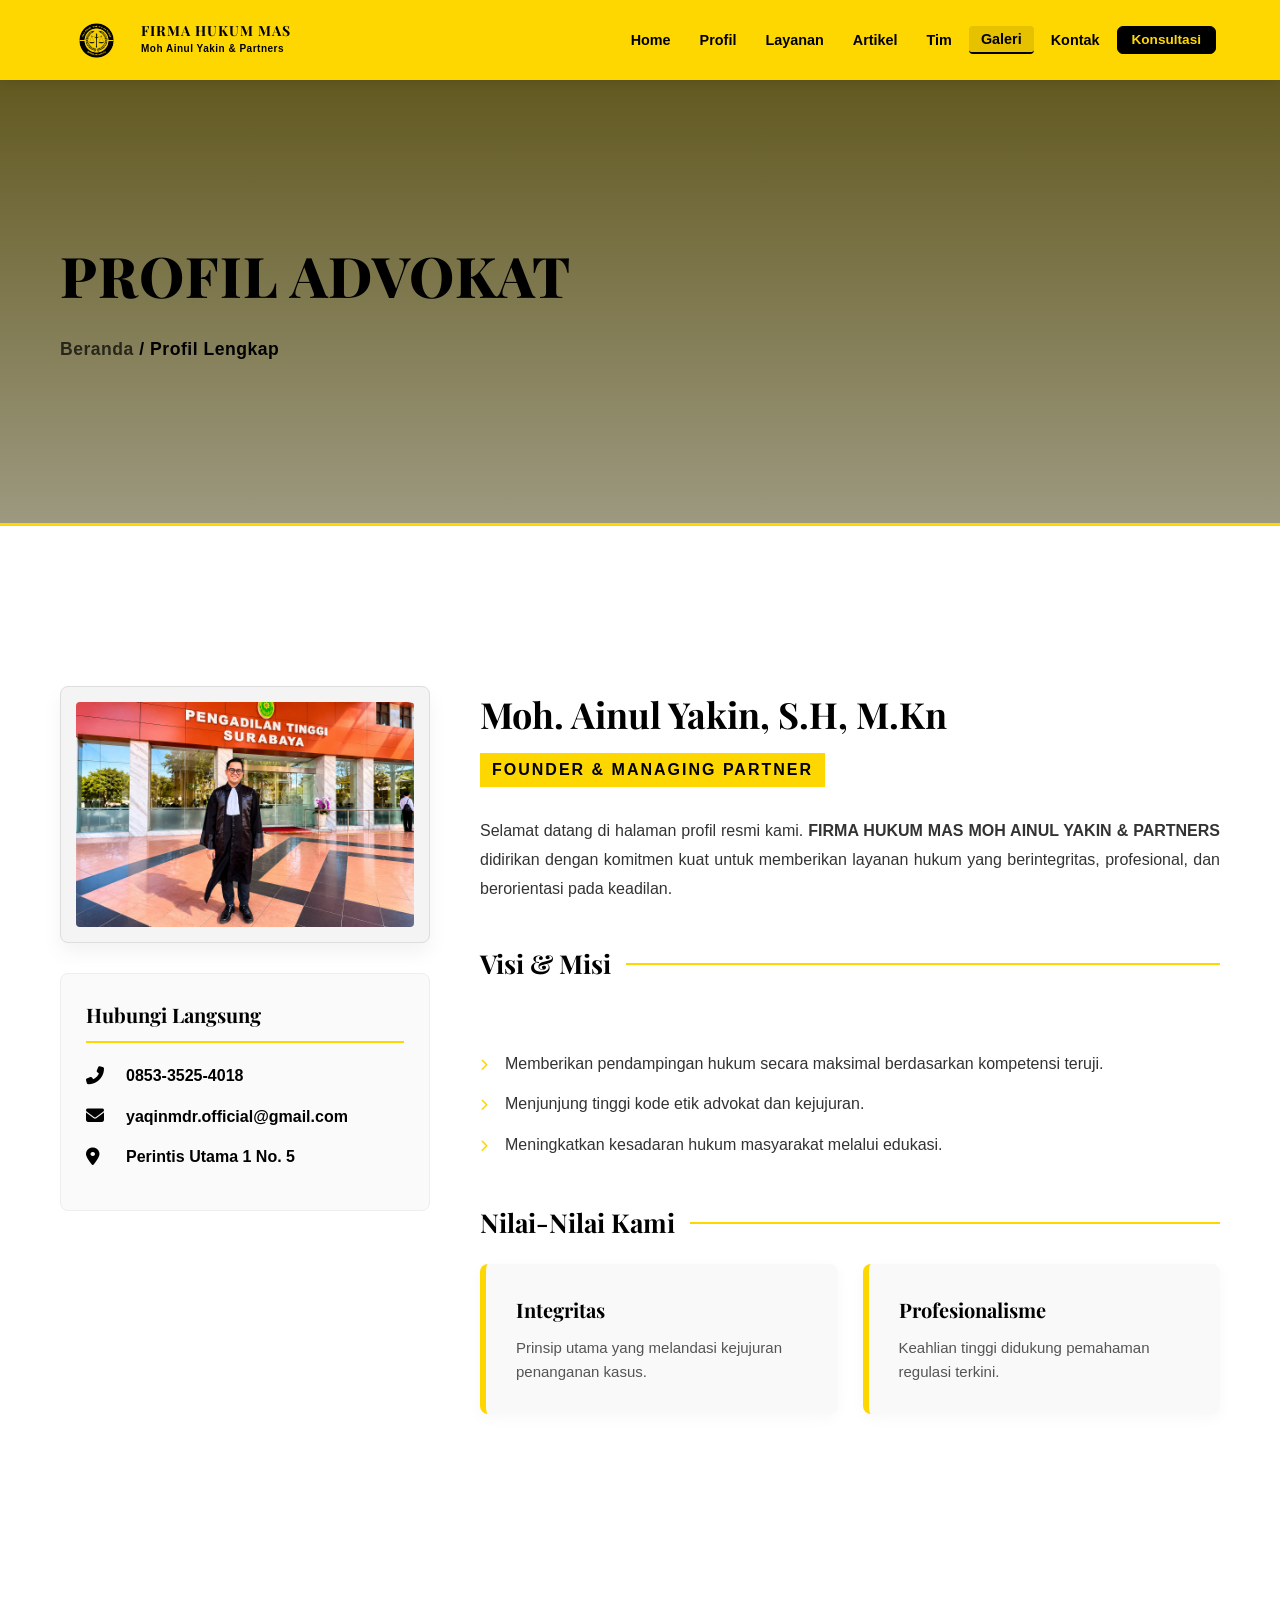
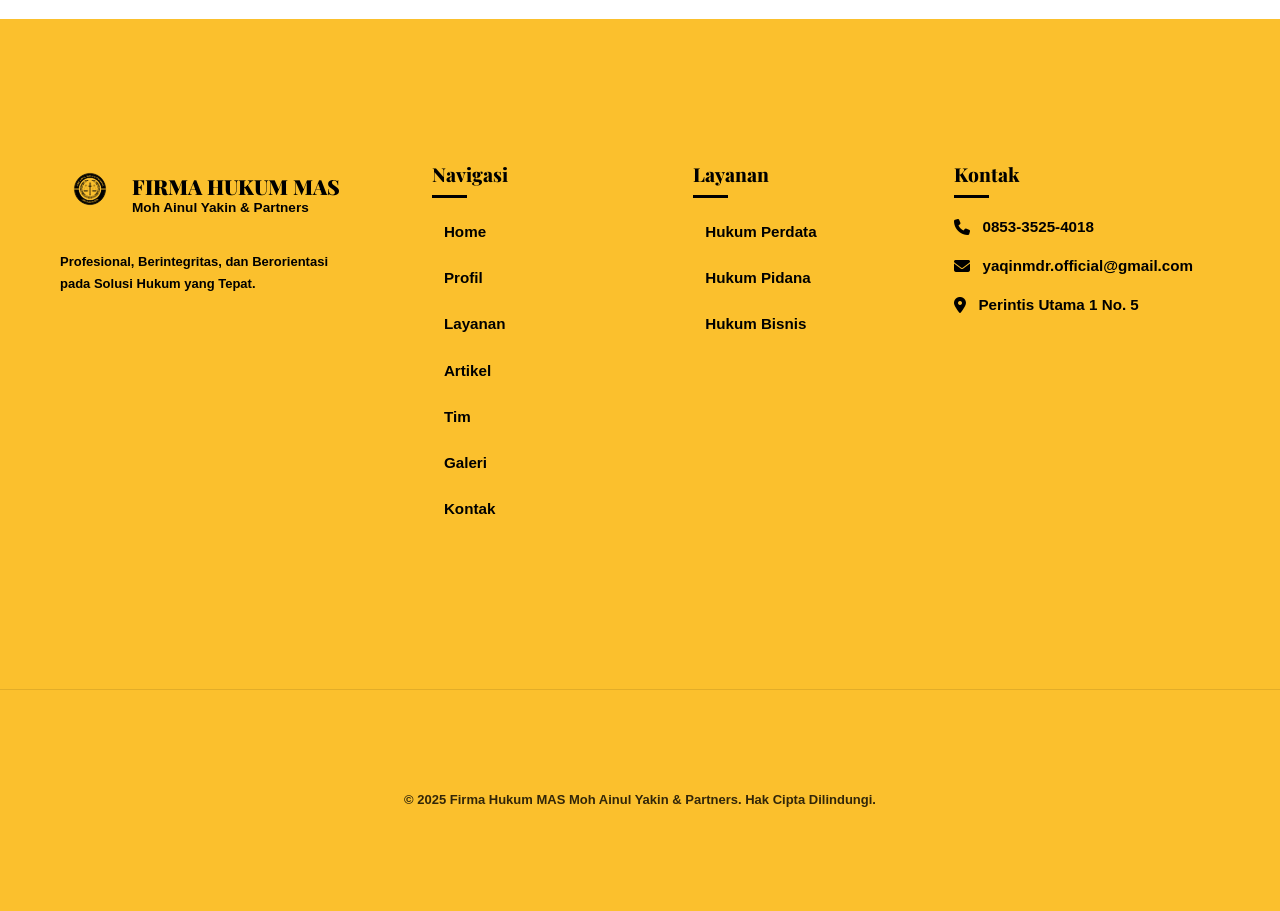
<file: profil.html>
<!DOCTYPE html>
<html lang="id">
<head>
  <meta charset="UTF-8">
  <meta name="viewport" content="width=device-width, initial-scale=1.0">
  <title>Profil Lengkap - FIRMA HUKUM MAS MOH AINUL YAKIN & PARTNERS</title>
  
  <!-- Memanggil CSS Utama agar sinkron warnanya -->
  <link rel="stylesheet" href="style.css">
  
  <!-- Fonts -->
  <link href="https://fonts.googleapis.com/css2?family=Lato:ital,wght@0,300;0,400;0,700;1,400&family=Playfair+Display:ital,wght@0,400;0,600;0,700;1,400&display=swap" rel="stylesheet">
  
  <!-- Font Awesome -->
  <link rel="stylesheet" href="https://cdnjs.cloudflare.com/ajax/libs/font-awesome/6.4.0/css/all.min.css">

  <style>
    /* CSS Khusus Konten Halaman Profil */
.profile-hero {
  position: relative;
  padding: 150px 0 80px 0; /* Tambah padding agar lebih lega */
  
  /* GAMBAR LATAR: Meja Hukum/Perpustakaan Klasik */
  background: linear-gradient(rgba(255, 215, 0, 0.3), rgba(255, 255, 255, 0.8)), 
              url('https://images.unsplash.com/photo-1505664194779-8beaceb93744?ixlib=rb-4.0.3&auto=format&fit=crop&w=1500&q=80');
  
  background-size: cover;
  background-position: center;
  background-attachment: fixed; /* Efek paralaks keren saat di-scroll */
  border-bottom: 3px solid #FFD700;
}

.profile-hero h1 {
  font-family: 'Playfair Display', serif;
  font-size: 3.5rem; /* Ukuran diperbesar agar gagah */
  color: #000000 !important; /* HITAM PEKAT */
  font-weight: 900;
  margin-bottom: 15px;
  text-transform: uppercase;
  letter-spacing: 1px;
}

.profile-hero p {
  font-size: 1.1rem;
  color: #000000 !important; /* HITAM PEKAT */
  font-weight: 700;
  letter-spacing: 0.5px;
}

/* Warna link Beranda agar tetap hitam tapi ada efek hover */
.profile-hero p a {
  color: #000000;
  text-decoration: none;
  transition: 0.3s;
  opacity: 0.7; /* Buat sedikit pudar untuk pembeda */
}

.profile-hero p a:hover {
  opacity: 1;
  text-decoration: underline;
}

/* Responsif untuk HP */
@media (max-width: 768px) {
  .profile-hero {
    padding: 120px 0 50px 0;
    text-align: center;
  }
  .profile-hero h1 {
    font-size: 2.2rem;
  }
}
    .profile-detail { padding: 80px 0; background: #fff; }
    .profile-grid { display: grid; grid-template-columns: 1fr 2fr; gap: 50px; align-items: start; }

    .photo-wrapper {
      background: #f4f4f4;
      border: 1px solid #ddd;
      padding: 15px;
      border-radius: 8px;
      margin-bottom: 30px;
      box-shadow: 0 10px 20px rgba(0,0,0,0.05);
    }
    .photo-wrapper img { width: 100%; height: auto; border-radius: 4px; display: block; }

    .quick-contact {
      background: #fafafa;
      border-radius: 8px;
      padding: 25px;
      border: 1px solid #eee;
    }
    .quick-contact h3 {
      font-family: 'Playfair Display', serif;
      color: #000;
      font-size: 20px;
      margin-bottom: 20px;
      border-bottom: 2px solid #FFD700;
      padding-bottom: 10px;
    }
    .contact-item { display: flex; align-items: center; gap: 15px; margin-bottom: 15px; }
    .contact-item i { color: #000; font-size: 18px; width: 25px; }
    .contact-item span { color: #000; font-weight: 600; }

    .main-bio-content h2 { font-family: 'Playfair Display', serif; color: #000; font-size: 36px; margin-bottom: 10px; }
    
    .lawyer-title {
      font-size: 16px;
      color: #000;
      background: #FFD700;
      display: inline-block;
      padding: 4px 12px;
      text-transform: uppercase;
      letter-spacing: 2px;
      margin-bottom: 30px;
      font-weight: 800;
    }

    .bio-text { font-size: 16px; margin-bottom: 40px; text-align: justify; color: #333; line-height: 1.8; }

    .bio-section { margin-bottom: 45px; }
    .bio-section h3 {
      font-family: 'Playfair Display', serif;
      color: #000;
      font-size: 26px;
      margin-bottom: 20px;
      display: flex;
      align-items: center;
      gap: 15px;
    }
    .bio-section h3::after { content: ''; flex: 1; height: 2px; background: #FFD700; }

    .custom-list { list-style: none; padding: 0; }
    .custom-list li { position: relative; padding-left: 25px; margin-bottom: 15px; font-size: 16px; color: #333; }
    .custom-list li::before {
      content: '\f054'; font-family: 'Font Awesome 6 Free'; font-weight: 900;
      position: absolute; left: 0; top: 4px; color: #FFD700; font-size: 12px;
    }

    .values-grid { display: grid; grid-template-columns: repeat(auto-fit, minmax(280px, 1fr)); gap: 25px; margin-top: 20px; }
    .value-item {
      background: #f9f9f9;
      padding: 30px;
      border-radius: 8px;
      border-left: 6px solid #FFD700;
      box-shadow: 0 4px 15px rgba(0,0,0,0.03);
    }
    .value-item h4 { font-family: 'Playfair Display', serif; color: #000; font-size: 20px; margin-bottom: 10px; font-weight: 700; }
    .value-item p { font-size: 15px; color: #555; line-height: 1.6; }

    @media (max-width: 992px) {
      .profile-grid { grid-template-columns: 1fr; gap: 40px; }
    }

    @media (max-width: 768px) {
  /* Kondisi awal menu disembunyikan di HP */
  .nav-links {
    display: none; /* Ini yang bikin menu ilang di HP */
    position: absolute;
    top: 80px; /* Jarak dari atas navbar */
    left: 0;
    width: 100%;
    background-color: #FFD700; /* Warna kuning senada navbar */
    flex-direction: column;
    padding: 20px 0;
    box-shadow: 0 10px 15px rgba(0,0,0,0.1);
    z-index: 999;
  }

  /* KETIKA DIKLIK (Class .open muncul lewat JS) */
  .nav-links.open {
    display: flex !important; /* Memaksa menu muncul */
  }

  .nav-links li {
    margin: 10px 0;
  }

  /* Munculkan tombol hamburger di HP */
  .hamburger {
    display: flex !important;
  }
}
  </style>
</head>
<body>

  <!-- ===== NAVBAR ===== -->
  <nav class="navbar" id="navbar">
    <div class="nav-container">
      <div class="nav-logo">
        <img src="images/logo2.jfif" alt="Logo Firma Hukum MAS" class="nav-logo-img" />
        <div class="nav-logo-text">
          <span class="logo-title">FIRMA HUKUM MAS</span>
          <span class="logo-sub">Moh Ainul Yakin & Partners</span>
        </div>
      </div>
    <ul class="nav-links" id="navLinks">
        <li><a href="index.html" class="nav-link" style="color:#000 !important; font-weight:700;">Home</a></li>
        <li><a href="profil.html" class="nav-link" style="color:#000 !important; font-weight:700;">Profil</a></li>
        <li><a href="layanan.html" class="nav-link" style="color:#000 !important; font-weight:700;">Layanan</a></li>
        <li><a href="artikel.html" class="nav-link" style="color:#000 !important; font-weight:700;">Artikel</a></li>
        <li><a href="tim.html" class="nav-link" style="color:#000 !important; font-weight:700;">Tim</a></li>
        <li><a href="galeri.html" class="nav-link active" style="color:#000 !important; font-weight:700; background: rgba(0,0,0,0.1);">Galeri</a></li>
        <li><a href="kontak.html" class="nav-link" style="color:#000 !important; font-weight:700;">Kontak</a></li>
        <li><a href="#kontak" class="nav-btn-konsul" style="background:#000; color:#FFD700 !important;">Konsultasi</a></li>
      </ul>
      <button class="hamburger" id="hamburger">
        <span></span><span></span><span></span>
      </button>
    </div>
  </nav>

  <!-- HERO MINI -->
  <header class="profile-hero">
    <div class="container">
      <h1 style="font-family: 'Playfair Display', serif; font-weight: 800;">Profil Advokat</h1>
      <p style="font-weight: 600;"><a href="index.html" style="color:#000; text-decoration: none;">Beranda</a> / Profil Lengkap</p>
    </div>
  </header>

  <!-- DETAIL PROFIL -->
  <main class="profile-detail">
    <div class="container">
      <div class="profile-grid">

        <!-- KOLOM KIRI (SIDEBAR) -->
        <aside class="profile-sidebar">
          <div class="photo-wrapper">
            <img src="images/fotopp.jpeg" alt="Mas Moh Ainul Yakin, S.H.">
          </div>
          
          <div class="quick-contact">
            <h3>Hubungi Langsung</h3>
            <div class="contact-item">
              <i class="fas fa-phone-alt"></i>
              <span>0853-3525-4018</span>
            </div>
            <div class="contact-item">
              <i class="fas fa-envelope"></i>
              <span>yaqinmdr.official@gmail.com</span>
            </div>
            <div class="contact-item">
              <i class="fas fa-map-marker-alt"></i>
              <span>Perintis Utama 1 No. 5</span>
            </div>
          </div>
        </aside>

        <!-- KOLOM KANAN (KONTEN LENGKAP) -->
        <section class="main-bio-content">
          <h2>Moh. Ainul Yakin, S.H, M.Kn</h2>
          <div class="lawyer-title">Founder & Managing Partner</div>
          
          <div class="bio-text">
            <p>Selamat datang di halaman profil resmi kami. <strong>FIRMA HUKUM MAS MOH AINUL YAKIN & PARTNERS</strong> didirikan dengan komitmen kuat untuk memberikan layanan hukum yang berintegritas, profesional, dan berorientasi pada keadilan.</p>
          </div>

          <div class="bio-section">
            <h3>Visi & Misi</h3>
            <p style="margin-bottom: 20px;"><strong>Visi:</strong> Menjadi firma hukum terpercaya, profesional, dan berintegritas tinggi.</p>
            <ul class="custom-list">
              <li>Memberikan pendampingan hukum secara maksimal berdasarkan kompetensi teruji.</li>
              <li>Menjunjung tinggi kode etik advokat dan kejujuran.</li>
              <li>Meningkatkan kesadaran hukum masyarakat melalui edukasi.</li>
            </ul>
          </div>

          <div class="bio-section">
            <h3>Nilai-Nilai Kami</h3>
            <div class="values-grid">
              <!-- Value 1 -->
              <div class="value-item">
                <h4>Integritas</h4>
                <p>Prinsip utama yang melandasi kejujuran penanganan kasus.</p>
              </div>
              <!-- Value 2 -->
              <div class="value-item">
                <h4>Profesionalisme</h4>
                <p>Keahlian tinggi didukung pemahaman regulasi terkini.</p>
              </div>
            </div>
          </div>
        </section>

      </div>
    </div>
  </main>

  <!-- ===== FOOTER ===== -->
  <footer class="footer">
    <div class="footer-top">
      <div class="container footer-grid">
        <div class="footer-brand">
          <div class="footer-logo">
            <img src="images/logo-bg.png" alt="Logo" class="footer-logo-img" />
            <div class="footer-logo-text">
              <span class="footer-logo-title">FIRMA HUKUM MAS</span>
              <span class="footer-logo-sub">Moh Ainul Yakin & Partners</span>
            </div>
          </div>
          <p class="footer-tagline">Profesional, Berintegritas, dan Berorientasi pada Solusi Hukum yang Tepat.</p>
        </div>
        <div class="footer-links">
          <h4>Navigasi</h4>
          <ul>
          <li><a href="index.html">Home</a></li>
          <li><a href="profil.html">Profil</a></li>
          <li><a href="layanan.html">Layanan</a></li>
          <li><a href="artikel.html">Artikel</a></li>
          <li><a href="tim.html">Tim</a></li>
          <li><a href="galeri.html">Galeri</a></li>
          <li><a href="kontak.html">Kontak</a></li>
          </ul>
        </div>
        <div class="footer-links">
          <h4>Layanan</h4>
          <ul>
            <li><a href="layanan.html#perdata">Hukum Perdata</a></li>
            <li><a href="layanan.html#pidana">Hukum Pidana</a></li>
            <li><a href="layanan.html#bisnis">Hukum Bisnis</a></li>
          </ul>
        </div>
        <div class="footer-contact">
          <h4>Kontak</h4>
          <p><i class="fas fa-phone"></i> 0853-3525-4018</p>
          <p><i class="fas fa-envelope"></i> yaqinmdr.official@gmail.com</p>
          <p><i class="fas fa-map-marker-alt"></i> Perintis Utama 1 No. 5</p>
        </div>
      </div>
    </div>
    <div class="footer-bottom">
      <div class="container">
        <p>© 2025 Firma Hukum MAS Moh Ainul Yakin & Partners. Hak Cipta Dilindungi.</p>
      </div>
    </div>
  </footer>

 <script>
  // Ambil elemen tombol hamburger dan daftar menu
  const hamburger = document.getElementById('hamburger');
  const navLinks = document.getElementById('navLinks');

  // Ketika tombol hamburger diklik
  hamburger.addEventListener('click', () => {
    // Tambahkan atau hapus class 'open' pada menu
    navLinks.classList.toggle('open');
    // Tambahkan atau hapus class 'open' pada tombol (biar ada animasi kalau mau)
    hamburger.classList.toggle('open');
  });

  // (Opsional) Tutup menu jika pengguna klik salah satu link di dalamnya
  document.querySelectorAll('.nav-link').forEach(link => {
    link.addEventListener('click', () => {
      navLinks.classList.remove('open');
      hamburger.classList.remove('open');
    });
  });
</script>
</body>
</html>
</file>
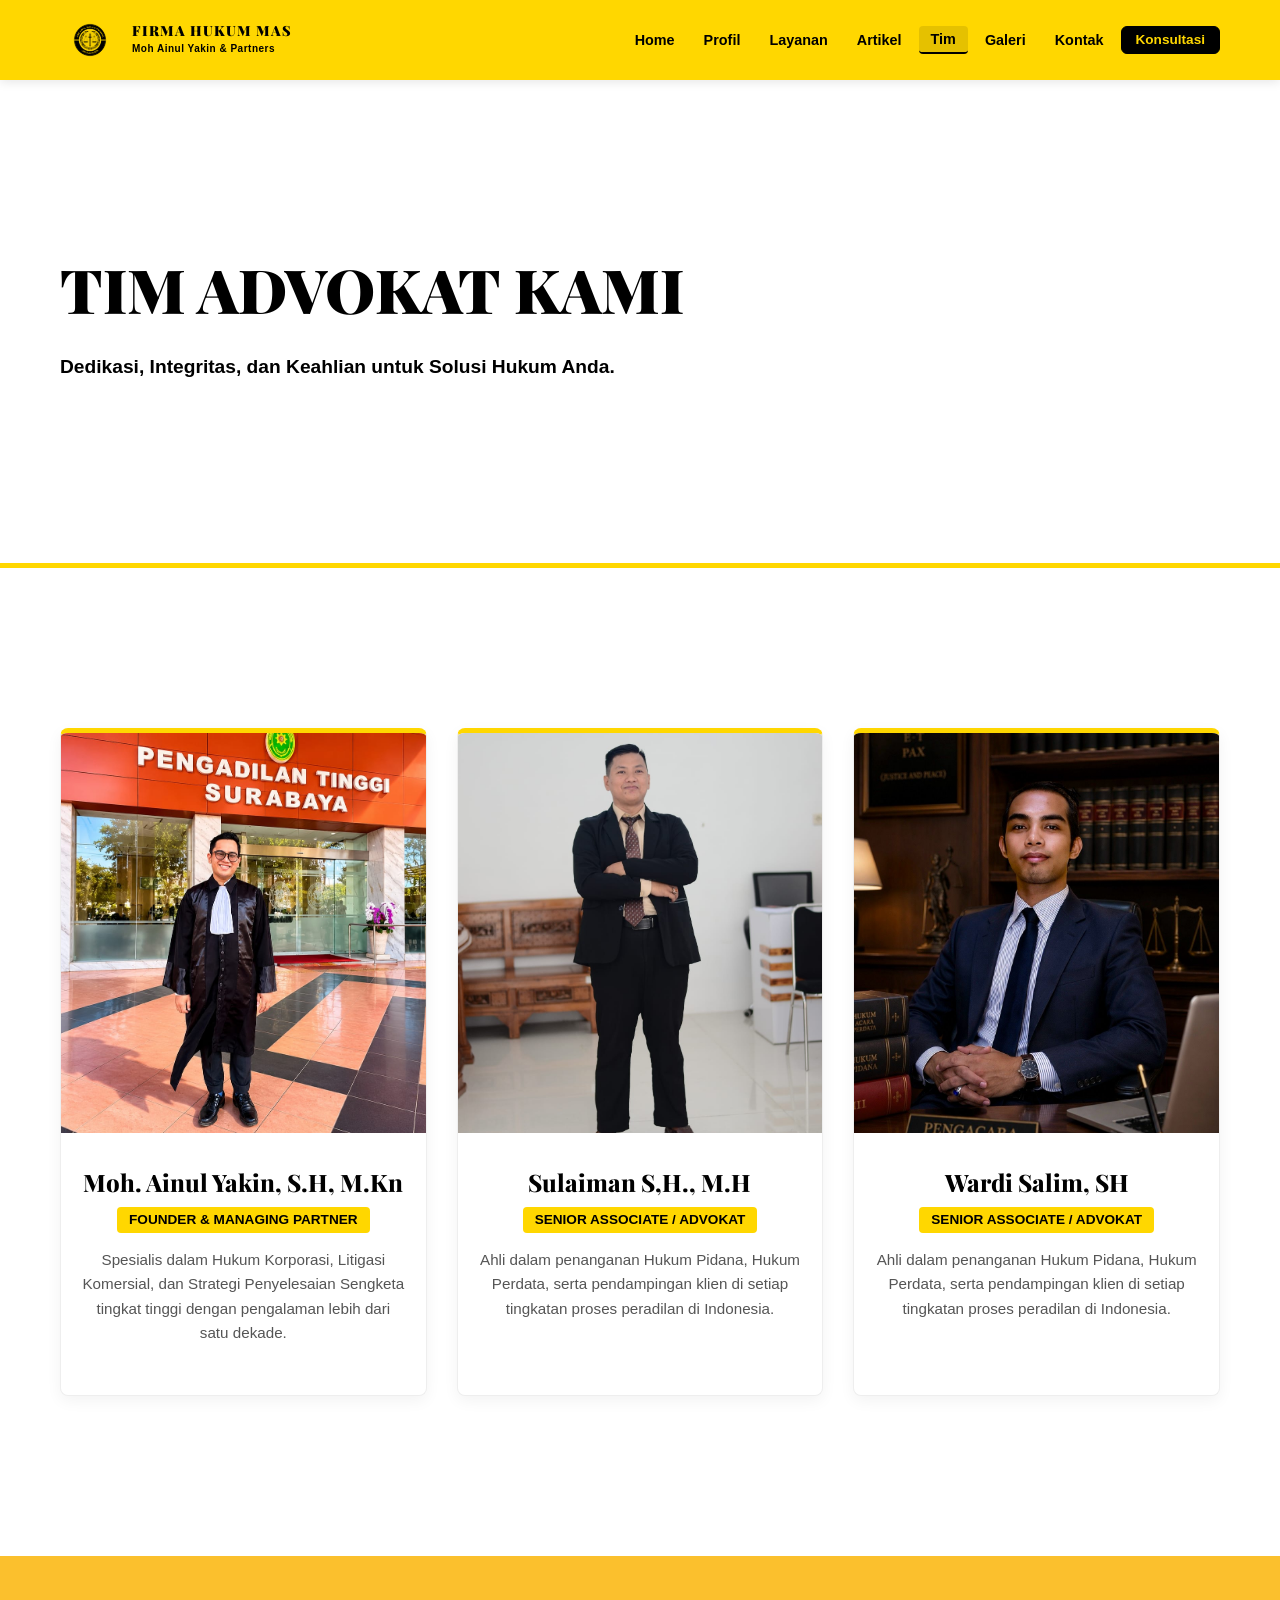
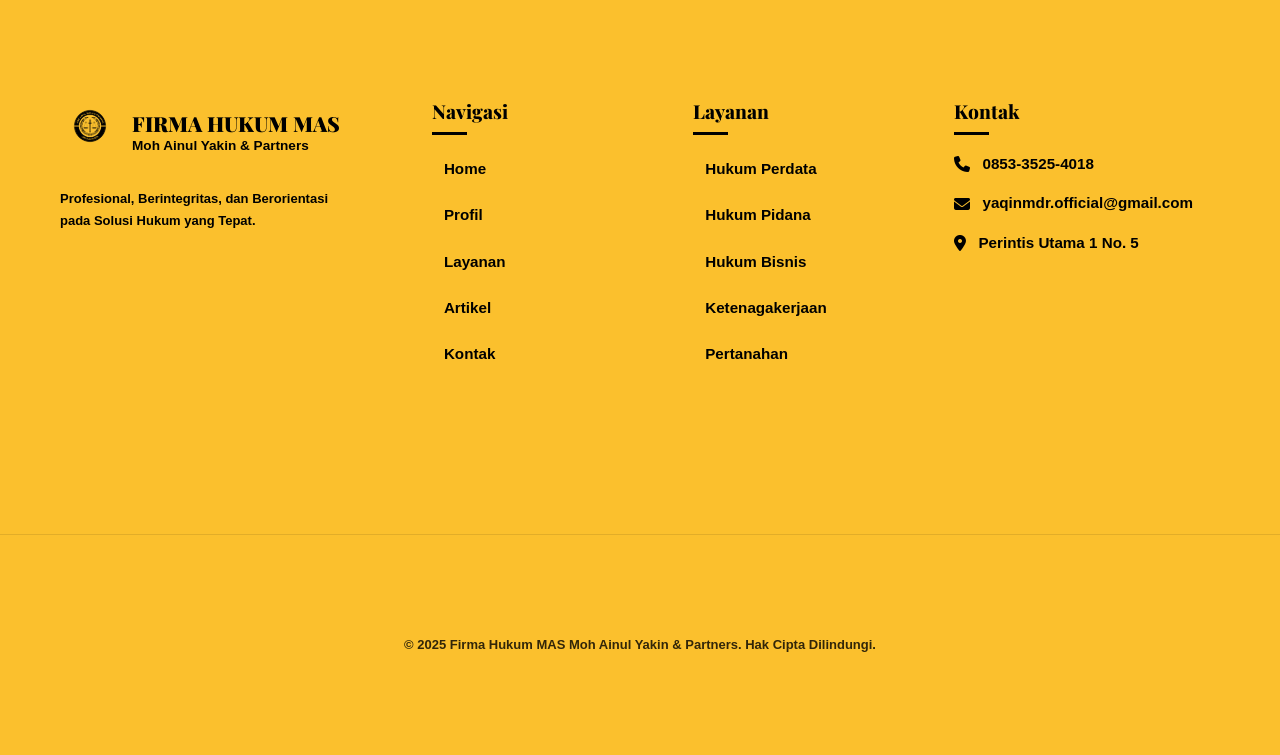
<file: tim.html>
<!DOCTYPE html>
<html lang="id">
<head>
  <meta charset="UTF-8" />
  <meta name="viewport" content="width=device-width, initial-scale=1.0"/>
  <title>Tim Kami | FIRMA HUKUM MAS MOH AINUL YAKIN & PARTNERS</title>
  
  <!-- Memanggil CSS Utama -->
  <link rel="stylesheet" href="style.css">
  
  <!-- Fonts -->
  <link href="https://fonts.googleapis.com/css2?family=Playfair+Display:wght@400;600;700;900&family=Lato:wght@300;400;700&display=swap" rel="stylesheet"/>
  
  <!-- Font Awesome -->
  <link rel="stylesheet" href="https://cdnjs.cloudflare.com/ajax/libs/font-awesome/6.5.0/css/all.min.css"/>

  <style>
    /* ==========================================================================
       CSS KHUSUS HALAMAN TIM (SINKRON DENGAN HALAMAN LAIN)
       ========================================================================== */
    body { background-color: #ffffff; color: #333; }

    .team-hero {
      position: relative;
      padding: 160px 0 100px 0;
      /* GAMBAR LATAR: Tema Tim/Kantor/Hukum */
      background: linear-gradient(rgba(255, 255, 255, 0.7), rgba(255, 255, 255, 0.5)), 
                  url('https://images.unsplash.com/photo-1521791136368-328ac810127f?ixlib=rb-4.0.3&auto=format&fit=crop&w=1500&q=80');
      background-size: cover;
      background-position: center;
      background-attachment: fixed;
      border-bottom: 5px solid #FFD700;
      text-align: left;
    }

    .team-hero h1 {
      font-family: 'Playfair Display', serif;
      font-size: 3.8rem;
      color: #000000 !important;
      font-weight: 900;
      margin-bottom: 15px;
      text-transform: uppercase;
    }

    .team-hero p {
      font-size: 1.2rem;
      color: #000000 !important;
      font-weight: 800;
    }

    .team-section { padding: 80px 0; background: #fff; }

    .team-grid {
      display: grid;
      grid-template-columns: repeat(auto-fit, minmax(300px, 1fr));
      gap: 30px;
    }

    .team-card {
      background: #fff;
      border: 1px solid #eee;
      border-radius: 8px;
      overflow: hidden;
      transition: all 0.3s ease;
      text-align: center;
      border-top: 5px solid #FFD700;
      box-shadow: 0 5px 15px rgba(0,0,0,0.05);
    }

    .team-card:hover {
      transform: translateY(-10px);
      border-top-color: #000;
      box-shadow: 0 15px 35px rgba(0,0,0,0.1);
    }

    .team-img-box {
      width: 100%;
      height: 400px;
      overflow: hidden;
      background: #f0f0f0;
    }

    .team-img-box img {
      width: 100%;
      height: 100%;
      object-fit: cover;
      transition: 0.5s;
    }

    .team-info { padding: 30px 20px; }

    .team-info h3 {
      font-family: 'Playfair Display', serif;
      font-size: 1.5rem;
      color: #000;
      font-weight: 800;
      margin-bottom: 5px;
    }

    .team-role {
      color: #000;
      background: #FFD700;
      padding: 2px 12px;
      font-size: 0.85rem;
      font-weight: 800;
      text-transform: uppercase;
      display: inline-block;
      margin-bottom: 15px;
      border-radius: 4px;
    }

    .team-bio {
      font-size: 0.95rem;
      color: #555;
      line-height: 1.6;
      margin-bottom: 20px;
      font-weight: 500;
    }

    .team-social { display: flex; justify-content: center; gap: 15px; }

    .team-social a {
      width: 40px; height: 40px;
      background: #000;
      color: #FFD700;
      border-radius: 50%;
      display: flex; align-items: center; justify-content: center;
      transition: 0.3s;
    }

    .team-social a:hover { background: #FFD700; color: #000; transform: scale(1.1); }

    /* RESPONSIVE MENU FIX */
    @media (max-width: 768px) {
      .nav-links {
        display: none;
        position: absolute;
        top: 80px; left: 0; width: 100%;
        background: #FFD700;
        flex-direction: column; padding: 20px 0;
        z-index: 1000;
        box-shadow: 0 10px 15px rgba(0,0,0,0.1);
      }
      .nav-links.open { display: flex !important; }
      .hamburger { display: flex !important; }
      .team-hero h1 { font-size: 2.5rem; }
    }
  </style>
</head>
<body>

  <!-- ===== NAVBAR ===== -->
  <nav class="navbar" id="navbar" style="background: #FFD700;">
    <div class="nav-container container">
      <div class="nav-logo">
        <img src="images/logo2.jfif" alt="Logo" class="nav-logo-img" style="height:60px; mix-blend-mode: multiply; filter: none !important;" />
        <div class="nav-logo-text">
          <span class="logo-title" style="color:#000; font-weight:900;">FIRMA HUKUM MAS</span>
          <span class="logo-sub" style="color:#000; font-weight:700;">Moh Ainul Yakin & Partners</span>
        </div>
      </div>
      <ul class="nav-links" id="navLinks">
        <li><a href="index.html" class="nav-link" style="color:#000 !important; font-weight:700;">Home</a></li>
        <li><a href="profil.html" class="nav-link" style="color:#000 !important; font-weight:700;">Profil</a></li>
        <li><a href="layanan.html" class="nav-link" style="color:#000 !important; font-weight:700;">Layanan</a></li>
        <li><a href="artikel.html" class="nav-link" style="color:#000 !important; font-weight:700;">Artikel</a></li>
        <li><a href="tim.html" class="nav-link active" style="color:#000 !important; font-weight:700; background: rgba(0,0,0,0.1);">Tim</a></li>
        <li><a href="galeri.html" class="nav-link" style="color:#000 !important; font-weight:700;">Galeri</a></li>
        <li><a href="kontak.html" class="nav-link" style="color:#000 !important; font-weight:700;">Kontak</a></li>
        <li><a href="#kontak" class="nav-btn-konsul" style="background:#000; color:#FFD700 !important;">Konsultasi</a></li>
      </ul>
      <button class="hamburger" id="hamburger" style="display:none; flex-direction:column; gap:5px; background:none; border:none; cursor:pointer;">
        <span style="width:25px; height:3px; background:#000;"></span>
        <span style="width:25px; height:3px; background:#000;"></span>
        <span style="width:25px; height:3px; background:#000;"></span>
      </button>
    </div>
  </nav>

  <!-- ===== HERO TIM ===== -->
  <header class="team-hero">
    <div class="container">
      <h1>Tim Advokat Kami</h1>
      <p>Dedikasi, Integritas, dan Keahlian untuk Solusi Hukum Anda.</p>
    </div>
  </header>

  <!-- ===== MAIN TEAM GRID ===== -->
  <section class="team-section">
    <div class="container">
      <div class="team-grid">
        
        <!-- Anggota 1: Managing Partner -->
        <div class="team-card">
          <div class="team-img-box">
            <img src="images/fotopp.jpeg" alt="Moh Ainul Yakin, S.H., M.H." />
          </div>
          <div class="team-info">
            <h3>Moh. Ainul Yakin, S.H, M.Kn</h3>
            <span class="team-role">Founder & Managing Partner</span>
            <p class="team-bio">Spesialis dalam Hukum Korporasi, Litigasi Komersial, dan Strategi Penyelesaian Sengketa tingkat tinggi dengan pengalaman lebih dari satu dekade.</p>
            <!-- <div class="team-social">
              <a href="#"><i class="fab fa-linkedin-in"></i></a>
              <a href="#"><i class="fab fa-instagram"></i></a>
              <a href="mailto:yaqinmdr.official@gmail.com"><i class="fas fa-envelope"></i></a>
            </div> -->
          </div>
        </div>

        <!-- Anggota 2: Advokat Senior -->
        <div class="team-card">
          <div class="team-img-box">
            <img src="images/tim1.jpeg" alt="Budi Santoso, S.H." />
          </div>
          <div class="team-info">
            <h3>Sulaiman S,H., M.H</h3>
            <span class="team-role">Senior Associate / Advokat</span>
            <p class="team-bio">Ahli dalam penanganan Hukum Pidana, Hukum Perdata, serta pendampingan klien di setiap tingkatan proses peradilan di Indonesia.</p>
            <!-- <div class="team-social">
              <a href="#"><i class="fab fa-linkedin-in"></i></a>
              <a href="#"><i class="fab fa-instagram"></i></a>
              <a href="#"><i class="fas fa-envelope"></i></a>
            </div> -->
          </div>
        </div>

        <!-- Anggota 3: Spesialis Pertanahan -->
        <div class="team-card">
          <div class="team-img-box">
            <img src="images/tim2.jpeg" alt="Siti Aminah, S.H., M.Kn." />
          </div>
          <div class="team-info">
            <h3>Wardi Salim, SH</h3>
            <span class="team-role">Senior Associate / Advokat</span>
            <p class="team-bio">Ahli dalam penanganan Hukum Pidana, Hukum Perdata, serta pendampingan klien di setiap tingkatan proses peradilan di Indonesia.</p>
            <!-- <div class="team-social">
              <a href="#"><i class="fab fa-linkedin-in"></i></a>
              <a href="#"><i class="fab fa-instagram"></i></a>
              <a href="#"><i class="fas fa-envelope"></i></a>
            </div> -->
          </div>
        </div>

      </div>
    </div>
  </section>

<!-- ===== FOOTER ===== -->
<footer class="footer">
  <div class="footer-top">
    <div class="container footer-grid">
      
      <!-- Bagian Brand -->
      <div class="footer-brand">
        <div class="footer-logo">
          <img src="images/logo-bg.png" alt="Logo Firma Hukum MAS" class="footer-logo-img" />
          <!-- Teks Branding yang tadi hilang -->
          <div class="footer-logo-text">
            <span class="footer-logo-title">FIRMA HUKUM MAS</span>
            <span class="footer-logo-sub">Moh Ainul Yakin & Partners</span>
          </div>
        </div>
        <p class="footer-tagline">Profesional, Berintegritas, dan Berorientasi pada Solusi Hukum yang Tepat.</p>
      </div>

      <!-- Navigasi -->
      <div class="footer-links">
        <h4>Navigasi</h4>
        <ul>
          <li><a href="index.html">Home</a></li>
          <li><a href="profil.html">Profil</a></li>
          <li><a href="layanan.html">Layanan</a></li>
          <li><a href="artikel.html">Artikel</a></li>
          <li><a href="kontak.html">Kontak</a></li>
        </ul>
      </div>

      <!-- Layanan -->
      <div class="footer-links">
        <h4>Layanan</h4>
        <ul>
          <li><a href="layanan.html#perdata">Hukum Perdata</a></li>
          <li><a href="layanan.html#pidana">Hukum Pidana</a></li>
          <li><a href="layanan.html#bisnis">Hukum Bisnis</a></li>
          <li><a href="layanan.html#ketenagakerjaan">Ketenagakerjaan</a></li>
          <li><a href="layanan.html#pertanahan">Pertanahan</a></li>
        </ul>
      </div>

      <!-- Kontak -->
      <div class="footer-contact">
        <h4>Kontak</h4>
        <p><i class="fas fa-phone"></i> 0853-3525-4018</p>
        <p><i class="fas fa-envelope"></i> yaqinmdr.official@gmail.com</p>
        <p><i class="fas fa-map-marker-alt"></i> Perintis Utama 1 No. 5</p>
      </div>

    </div>
  </div>

  <div class="footer-bottom">
    <div class="container">
      <p>© 2025 Firma Hukum MAS Moh Ainul Yakin & Partners. Hak Cipta Dilindungi.</p>
    </div>
  </div>
</footer>

  <script>
    // Script Menu Hamburger
    document.addEventListener('DOMContentLoaded', function() {
      const hamburger = document.getElementById('hamburger');
      const navLinks = document.getElementById('navLinks');
      if (hamburger && navLinks) {
        hamburger.addEventListener('click', function() {
          navLinks.classList.toggle('open');
        });
      }
    });
  </script>
</body>
</html>
</file>
<file: style.css>
/* ===== CSS VARIABLES ===== */
:root {
  --gold: #FFD700;
  --gold-light: #FFE44D;
  --gold-dark: #E6BE00;
  --gold-text: #B8920A;
  --gold-gradient: linear-gradient(135deg, #FFD700, #FFE44D, #FFD700);
  --dark: #0D0D0D;
  --dark-2: #1A1A1A;
  --dark-3: #222222;
  --text: #2C2C2C;
  --text-light: #666;
  --white: #FFFFFF;
  --bg-light: #F9F7F2;
  --bg-section: #F4F1EA;
  --border: rgba(255, 215, 0, 0.2);
  --shadow: 0 8px 32px rgba(0,0,0,0.12);
  --shadow-gold: 0 8px 32px rgba(255, 215, 0, 0.25);
  --radius: 12px;
  --radius-lg: 20px;
  --transition: all 0.3s cubic-bezier(0.4, 0, 0.2, 1);
}

/* ===== RESET & BASE ===== */
*, *::before, *::after { box-sizing: border-box; margin: 0; padding: 0; }
html { scroll-behavior: smooth; font-size: 16px; }
body { font-family: 'Lato', sans-serif; color: var(--text); background: var(--white); overflow-x: hidden; }
a { text-decoration: none; color: inherit; }
ul { list-style: none; }
img { max-width: 100%; display: block; }
button { cursor: pointer; border: none; background: none; font-family: inherit; }

.gold { color: var(--gold); }
.container { max-width: 1200px; margin: 0 auto; padding: 0 24px; }

/* ===== LOGO IMAGE ===== */
.nav-logo-img {
  height: 65px;
  width: auto;
  object-fit: contain;
  display: block;
  flex-shrink: 0;
   mix-blend-mode: multiply; 
}
.nav-logo {
  display: flex;
  align-items: center;
  gap: 15px;
  min-width: 0;
}
.nav-logo-text {
  display: flex;
  flex-direction: column;
  justify-content: center;
}
.logo-title {
  color: #000 !important;
  font-weight: 900; /* Dibuat lebih tebal */
  font-size: 1.5rem; /* Ukuran font diperbesar */
  line-height: 1.1;
  letter-spacing: 0.5px;
}
.logo-sub {
  color: #000 !important;
  font-size: 0.95rem; /* Ukuran sub-teks diperbesar */
  font-weight: 700;
  margin-top: 2px;
}

/* ===== ABOUT PHOTO ===== */
.about-photo {
  width: 320px;
  height: 380px;
  object-fit: cover;
  border-radius: var(--radius-lg);
  border: 3px solid rgba(255,215,0,0.3);
  box-shadow: var(--shadow), 0 0 0 8px rgba(255,215,0,0.06);
  display: block;
}

/* ===== ARTIKEL PHOTO ===== */
.artikel-photo {
  width: 100%;
  height: 200px;
  object-fit: cover;
  display: block;
  transition: transform 0.4s ease;
}
.artikel-card:hover .artikel-photo { transform: scale(1.05); }

/* ===== FOOTER LOGO IMAGE ===== */
.footer-logo-img {
  height: 52px;
  width: auto;
  object-fit: contain;
  margin-bottom: 16px;
  display: block;
}


::-webkit-scrollbar { width: 6px; }
::-webkit-scrollbar-track { background: var(--bg-light); }
::-webkit-scrollbar-thumb { background: var(--gold); border-radius: 3px; }

/* ===== NAVBAR ===== */
.navbar {
  position: fixed;
  top: 0;
  left: 0;
  width: 100%;
  z-index: 1000;
  background: #FFD700; /* Kuning */
  box-shadow: 0 2px 10px rgba(0,0,0,0.1);
  height: 80px; /* Atur tinggi navbar */
  display: flex;
  align-items: center;
}
.navbar.scrolled {
  background: rgba(255,255,255,0.98);
  box-shadow: 0 4px 24px rgba(0,0,0,0.08);
}
.nav-container {
  width: 100%;
  max-width: 1200px;
  margin: 0 auto;
  padding: 0 24px;
  display: flex;
  justify-content: space-between;
  align-items: center;
}
.nav-logo { display: flex; align-items: center; gap: 12px; }
.logo-icon {
  width: 44px; height: 44px;
  background: var(--gold-gradient);
  border-radius: 10px;
  display: flex; align-items: center; justify-content: center;
  font-size: 20px; color: var(--dark);
  box-shadow: var(--shadow-gold);
}
.logo-text { display: flex; flex-direction: column; }
.logo-title { font-family: 'Playfair Display', serif; font-size: 14px; font-weight: 700; color: var(--dark); letter-spacing: 1px; }
.logo-sub { font-size: 10px; color: var(--gold-text); letter-spacing: 0.5px; }

.nav-links {
  display: flex;
  align-items: center;
  gap: 5px; /* Jarak antar menu */
  list-style: none;
  margin: 0;
  padding: 0;
}

.nav-link {
  color: #000 !important;
  font-weight: 700;
  text-decoration: none;
  font-size: 0.9rem; /* Ukuran font sedikit dikecilkan */
  padding: 6px 12px; /* Padding dikurangi agar lebih slim */
  border-radius: 4px; /* Lengkungan sedikit saja */
  transition: all 0.2s ease;
  display: inline-block;
  line-height: 1; /* Memastikan teks tepat di tengah secara vertikal */
}

.nav-link:hover {
  background-color: #000; /* Background jadi hitam */
  color: #FFD700 !important; /* Tulisan jadi kuning (biar tetap nyambung sama tema) */
  /* ATAU ganti ke #fff jika ingin tulisan putih bersih */
}


.nav-link::after {
  content: ''; position: absolute; bottom: 4px; left: 50%; transform: translateX(-50%);
  width: 0; height: 2px; background: var(--gold); border-radius: 2px;
  transition: width 0.3s ease;
}
.nav-link.active {
  background-color: rgba(0, 0, 0, 0.1); /* Kasih tanda tipis kalau lagi di menu itu */
  border-bottom: 2px solid #000;
}
.nav-btn-konsul {
  background: #000 !important; /* Tetap Hitam */
  color: #FFD700 !important;    /* Tetap Kuning */
  padding: 6px 14px;            /* Padding dikecilkan agar lebih slim */
  border-radius: 6px;           /* Sudut kotak yang lebih halus */
  font-weight: 700;
  font-size: 0.85rem;           /* Ukuran font sedikit lebih kecil dari menu lain agar terlihat pas */
  text-decoration: none;
  transition: all 0.3s ease;
  display: inline-block;
  line-height: 1;               /* Menjaga teks tetap di tengah */
  border: 1px solid #000;       /* Menambah ketegasan */
}

.nav-btn-konsul:hover {
  background: #333 !important;  /* Warna hitam agak pudar saat hover */
  transform: translateY(-1px);  /* Efek angkat sedikit saat di-hover */
}

.hamburger {
  display: none;
  flex-direction: column;
  gap: 5px;
  padding: 10px;
  background: rgba(255,215,0,0.15);
  border: 1px solid rgba(255,215,0,0.35);
  border-radius: 8px;
  cursor: pointer;
  z-index: 1100;
  position: relative;
}
.hamburger span { display: block; width: 24px; height: 2px; background: var(--dark); border-radius: 2px; transition: var(--transition); }
.hamburger.open span:nth-child(1) { transform: translateY(7px) rotate(45deg); }
.hamburger.open span:nth-child(2) { opacity: 0; }
.hamburger.open span:nth-child(3) { transform: translateY(-7px) rotate(-45deg); }

/* ===== HERO SLIDER ===== */
.hero { position: relative; height: 100vh; min-height: 600px; overflow: hidden; }
.slider-wrapper { position: relative; height: 100%; }

.slide {
  position: absolute; inset: 0;
  opacity: 0; transition: opacity 0.8s ease;
  display: flex; align-items: center;
}
.slide.active { opacity: 1; z-index: 2; }

.slide-bg {
  position: absolute; inset: 0; background-size: cover; background-position: center top;
  transition: transform 8s ease; transform: scale(1.05);
  z-index: 0;
}
.slide.active .slide-bg { transform: scale(1); }

.slide-bg-1 { background: var(--white); }
.slide-bg-2 { background: var(--white); }
.slide-bg-3 { background: var(--white); }

/* Gold geometric accents per slide */
.slide-bg-1::before, .slide-bg-2::before, .slide-bg-3::before {
  content: ''; position: absolute; inset: 0;
  background:
    radial-gradient(ellipse 60% 80% at 80% 50%, rgba(255,215,0,0.06) 0%, transparent 70%),
    radial-gradient(circle at 20% 80%, rgba(255,215,0,0.04) 0%, transparent 50%);
}

.slide-overlay {
  display: none;
}

.slide-content {
  position: relative; z-index: 3;
  max-width: 1200px; margin: 0 auto; padding: 0 24px;
  width: 100%; display: flex; align-items: center; justify-content: center; gap: 60px;
  padding-top: 72px;
}

.slide-text { flex: 1; max-width: 700px; text-align: center; }
.slide-accent-bar { margin-left: auto; margin-right: auto; }
.slide-actions { justify-content: center; }
.slide-socials { justify-content: center; }

.slide-accent-bar { display: none; }

.slide-heading {
  font-family: 'Playfair Display', serif;
  font-size: clamp(36px, 5vw, 58px);
  font-weight: 900; color: var(--gold);
  line-height: 1.15; margin-bottom: 20px;
  -webkit-text-stroke: 1.5px var(--dark);
  paint-order: stroke fill;
}
.slide-heading .gold {
  color: var(--dark);
}

.typewriter-wrap { display: inline-block; }
.typewriter {
  color: var(--dark);
  border-right: 3px solid var(--dark);
  white-space: nowrap; overflow: hidden;
  animation: blink-cursor 0.75s step-end infinite;
}
@keyframes blink-cursor { 0%,100%{border-color:var(--dark)} 50%{border-color:transparent} }

.slide-desc {
  color: var(--text-light); font-size: 16px;
  line-height: 1.8; margin: 0 auto 32px; max-width: 480px;
  text-align: center;
}

.slide-actions { display: flex; flex-wrap: wrap; gap: 12px; margin-bottom: 28px; }

.btn-phone {
  display: inline-flex; align-items: center; gap: 8px;
  background: rgba(13,13,13,0.04); color: var(--dark);
  border: 1px solid rgba(13,13,13,0.15);
  padding: 12px 20px; border-radius: 50px; font-size: 14px; font-weight: 600;
  backdrop-filter: blur(8px); transition: var(--transition);
}
.btn-phone:hover { background: rgba(13,13,13,0.08); transform: translateY(-2px); }

.btn-konsul {
  display: inline-flex; align-items: center; gap: 8px;
  background: var(--gold-gradient); color: var(--white);
  padding: 12px 24px; border-radius: 50px; font-size: 14px; font-weight: 700;
  box-shadow: var(--shadow-gold); transition: var(--transition); letter-spacing: 0.3px;
}
.btn-konsul:hover { transform: translateY(-3px); box-shadow: 0 16px 40px rgba(255,215,0,0.45); }

.btn-wa {
  display: inline-flex; align-items: center; gap: 8px;
  background: #25D366; color: var(--white);
  padding: 12px 20px; border-radius: 50px; font-size: 14px; font-weight: 600;
  transition: var(--transition);
}
.btn-wa:hover { background: #1ebe5b; transform: translateY(-2px); }

.slide-socials { display: flex; gap: 12px; margin-bottom: 50px; }
.slide-socials a {
  width: 38px; height: 38px; border-radius: 50%;
  border: 1px solid rgba(255,215,0,0.4);
  display: flex; align-items: center; justify-content: center;
  color: var(--dark); font-size: 14px;
  transition: var(--transition);
}
.slide-socials a:hover { background: var(--gold); color: var(--dark); transform: translateY(-3px); }

.slide-visual {
  flex: 0 0 auto; display: flex; flex-direction: column;
  align-items: center; gap: 16px;
}
.visual-icon-wrap {
  width: 260px; height: 320px;
  background: linear-gradient(135deg, rgba(255,215,0,0.08) 0%, rgba(255,215,0,0.02) 100%);
  border: 1px solid rgba(255,215,0,0.2);
  border-radius: var(--radius-lg);
  display: flex; align-items: center; justify-content: center;
  position: relative; overflow: hidden;
}
.visual-icon-wrap::before {
  content: ''; position: absolute; inset: 0;
  background: radial-gradient(circle at 50% 50%, rgba(255,215,0,0.1) 0%, transparent 70%);
}
.hero-icon { font-size: 100px; color: var(--gold); opacity: 0.6; }
.slide-name-tag {
  background: rgba(255,215,0,0.15); border: 1px solid rgba(255,215,0,0.3);
  color: var(--gold); padding: 8px 20px; border-radius: 50px;
  font-size: 12px; font-weight: 600; letter-spacing: 0.5px;
  backdrop-filter: blur(8px);
}

/* Slider controls */
.slider-arrow {
  position: absolute; top: 50%; transform: translateY(-50%);
  width: 50px; height: 50px; border-radius: 50%;
  background: rgba(255,215,0,0.15); border: 1px solid rgba(255,215,0,0.3);
  color: var(--dark); font-size: 16px; z-index: 10;
  display: flex; align-items: center; justify-content: center;
  transition: var(--transition); backdrop-filter: blur(8px);
}
.slider-arrow:hover { background: var(--gold); color: var(--dark); transform: translateY(-50%) scale(1.1); }
.prev { left: 24px; }
.next { right: 24px; }

.slider-dots {
  position: absolute; bottom: 28px; left: 50%; transform: translateX(-50%);
  display: flex; gap: 10px; z-index: 10;
}
.dot {
  width: 10px; height: 10px; border-radius: 50%;
  background: rgba(13,13,13,0.15); border: 1px solid rgba(255,215,0,0.4);
  transition: var(--transition);
}
.dot.active { background: var(--gold); width: 28px; border-radius: 5px; }

/* ===== STATS BAR ===== */
.stats-bar {
  background: var(--white);
  border-top: 2px solid var(--gold);
  border-bottom: 1px solid rgba(255,215,0,0.2);
  padding: 36px 0;
}
.stats-container {
  max-width: 1200px; margin: 0 auto; padding: 0 24px;
  display: flex; align-items: center; justify-content: space-around;
  flex-wrap: wrap; gap: 24px;
}
.stat-item {
  text-align: center;
  display: flex; flex-direction: column; align-items: center; gap: 4px;
}
.stat-num {
  font-family: 'Playfair Display', serif;
  font-size: 42px; font-weight: 900; color: var(--gold);
  line-height: 1;
  -webkit-text-stroke: 1px var(--dark);
  paint-order: stroke fill;
}
.stat-plus {
  font-size: 24px; font-weight: 700; color: var(--gold); margin-left: 2px;
  -webkit-text-stroke: 0.75px var(--dark);
  paint-order: stroke fill;
}
.stat-label { font-size: 13px; color: var(--text-light); letter-spacing: 0.5px; margin-top: 4px; }
.stat-divider { width: 1px; height: 50px; background: rgba(255,215,0,0.25); }

/* ===== SECTION COMMON ===== */
.section-header { text-align: center; margin-bottom: 60px; }
.section-tag {
  display: inline-block;
  font-size: 12px; font-weight: 700; letter-spacing: 2px; text-transform: uppercase;
  color: var(--gold); background: rgba(255,215,0,0.1);
  border: 1px solid rgba(255,215,0,0.3);
  padding: 6px 16px; border-radius: 50px; margin-bottom: 14px;
}
.section-heading {
  font-family: 'Playfair Display', serif;
  font-size: clamp(28px, 4vw, 42px); font-weight: 700; color: var(--dark);
  line-height: 1.2; margin-bottom: 14px;
}
.section-sub { font-size: 16px; color: var(--text-light); max-width: 560px; margin: 0 auto; line-height: 1.7; }

/* ===== ABOUT ===== */
.about { padding: 100px 0; background: var(--bg-light); }
.about-grid { display: grid; grid-template-columns: 1fr 1.2fr; gap: 80px; align-items: center; }
.about-visual { display: flex; justify-content: center; }
.about-img-wrap { position: relative; }
.about-icon-bg {
  width: 320px; height: 380px;
  background: linear-gradient(135deg, var(--dark) 0%, var(--dark-3) 100%);
  border-radius: var(--radius-lg);
  display: flex; align-items: center; justify-content: center;
  border: 1px solid rgba(255,215,0,0.2);
  box-shadow: var(--shadow);
  position: relative; overflow: hidden;
}
.about-icon-bg::before {
  content: ''; position: absolute; inset: 0;
  background: radial-gradient(circle at 50% 60%, rgba(255,215,0,0.12) 0%, transparent 70%);
}
.about-big-icon { font-size: 120px; color: var(--gold); opacity: 0.5; }
.about-badge {
  position: absolute; bottom: -16px; right: -16px;
  background: var(--gold-gradient); color: var(--dark);
  padding: 12px 20px; border-radius: 12px;
  display: flex; align-items: center; gap: 8px;
  font-size: 13px; font-weight: 700;
  box-shadow: var(--shadow-gold);
}

.about-text .section-tag { margin-bottom: 12px; }
.about-text p { font-size: 15px; color: var(--text-light); line-height: 1.8; margin-bottom: 16px; }
.about-values { display: flex; flex-wrap: wrap; gap: 10px; margin: 24px 0; }
.value-chip {
  display: inline-flex; align-items: center; gap: 6px;
  font-size: 13px; font-weight: 600; color: var(--text);
  background: var(--white); border: 1px solid var(--border);
  padding: 8px 14px; border-radius: 50px;
  transition: var(--transition);
}
.value-chip i { color: var(--gold); }
.value-chip:hover { background: var(--gold); color: var(--dark); border-color: var(--gold); }
.value-chip:hover i { color: var(--dark); }

.btn-primary {
  display: inline-flex; align-items: center; gap: 10px;
  background: var(--gold-gradient); color: var(--dark);
  padding: 14px 28px; border-radius: 50px; font-size: 15px; font-weight: 700;
  box-shadow: var(--shadow-gold); transition: var(--transition);
}
.btn-primary:hover { transform: translateY(-3px); box-shadow: 0 16px 40px rgba(255,215,0,0.45); }
.btn-primary i { transition: transform 0.3s ease; }
.btn-primary:hover i { transform: translateX(4px); }

/* ===== SERVICES ===== */
.services { padding: 100px 0; background: var(--white); }
.services-grid {
  display: grid;
  grid-template-columns: repeat(auto-fill, minmax(280px, 1fr));
  gap: 24px;
}
.service-card {
  background: var(--white); border: 1px solid rgba(0,0,0,0.07);
  border-radius: var(--radius); padding: 32px 28px;
  transition: var(--transition); position: relative; overflow: hidden;
  box-shadow: 0 2px 12px rgba(0,0,0,0.05);
}
.service-card::before {
  content: ''; position: absolute; bottom: 0; left: 0; right: 0; height: 3px;
  background: var(--gold-gradient); transform: scaleX(0); transition: transform 0.3s ease;
  transform-origin: left;
}
.service-card:hover { transform: translateY(-6px); box-shadow: var(--shadow-gold); border-color: rgba(255,215,0,0.2); }
.service-card:hover::before { transform: scaleX(1); }

.service-icon {
  width: 56px; height: 56px;
  background: rgba(255,215,0,0.1); border: 1px solid rgba(255,215,0,0.2);
  border-radius: 14px; display: flex; align-items: center; justify-content: center;
  font-size: 22px; color: var(--gold); margin-bottom: 18px;
  transition: var(--transition);
}
.service-card:hover .service-icon { background: var(--gold-gradient); color: var(--dark); }
.service-card h3 {
  font-family: 'Playfair Display', serif;
  font-size: 17px; font-weight: 700; color: var(--dark); margin-bottom: 10px;
}
.service-card p { font-size: 14px; color: var(--text-light); line-height: 1.7; margin-bottom: 20px; }
.btn-readmore {
  display: inline-flex; align-items: center; gap: 6px;
  font-size: 13px; font-weight: 700; color: var(--gold);
  border: 1px solid rgba(255,215,0,0.3); padding: 8px 18px;
  border-radius: 50px; transition: var(--transition);
}
.btn-readmore:hover { background: var(--gold); color: var(--dark); }
.btn-readmore i { transition: transform 0.3s ease; }
.btn-readmore:hover i { transform: translateX(4px); }

/* ===== MODAL ===== */
.modal-overlay {
  position: fixed; inset: 0; background: rgba(0,0,0,0.7);
  z-index: 9999; display: flex; align-items: center; justify-content: center;
  padding: 24px; opacity: 0; pointer-events: none;
  transition: opacity 0.3s ease; backdrop-filter: blur(4px);
}
.modal-overlay.open { opacity: 1; pointer-events: all; }
.modal-box {
  background: var(--white); border-radius: var(--radius-lg);
  padding: 40px; max-width: 560px; width: 100%;
  position: relative; transform: translateY(20px) scale(0.97);
  transition: transform 0.3s ease;
  max-height: 90vh; overflow-y: auto;
  border: 1px solid rgba(255,215,0,0.2);
  box-shadow: 0 32px 80px rgba(0,0,0,0.3);
}
.modal-overlay.open .modal-box { transform: translateY(0) scale(1); }
.modal-close {
  position: absolute; top: 16px; right: 16px;
  width: 36px; height: 36px; border-radius: 50%;
  background: var(--bg-light); color: var(--text-light);
  display: flex; align-items: center; justify-content: center;
  font-size: 14px; transition: var(--transition);
}
.modal-close:hover { background: var(--gold); color: var(--dark); }
.modal-icon-wrap {
  width: 64px; height: 64px; border-radius: 16px;
  background: rgba(255,215,0,0.1); border: 1px solid rgba(255,215,0,0.25);
  display: flex; align-items: center; justify-content: center;
  font-size: 26px; color: var(--gold); margin-bottom: 20px;
}
.modal-box h2 {
  font-family: 'Playfair Display', serif;
  font-size: 24px; font-weight: 700; margin-bottom: 12px; color: var(--dark);
}
.modal-box p { font-size: 15px; color: var(--text-light); line-height: 1.8; margin-bottom: 20px; }
.modal-features { display: flex; flex-direction: column; gap: 10px; margin-bottom: 28px; }
.modal-feature {
  display: flex; align-items: flex-start; gap: 10px;
  font-size: 14px; color: var(--text);
}
.modal-feature i { color: var(--gold); margin-top: 2px; flex-shrink: 0; }
.modal-actions { display: flex; gap: 12px; flex-wrap: wrap; }
.btn-wa-modal {
  display: inline-flex; align-items: center; gap: 8px;
  background: #25D366; color: var(--white);
  padding: 12px 20px; border-radius: 50px; font-size: 14px; font-weight: 600;
  transition: var(--transition);
}
.btn-wa-modal:hover { background: #1ebe5b; transform: translateY(-2px); }
.btn-primary-modal {
  display: inline-flex; align-items: center; gap: 8px;
  background: var(--gold-gradient); color: var(--dark);
  padding: 12px 20px; border-radius: 50px; font-size: 14px; font-weight: 700;
  transition: var(--transition); box-shadow: var(--shadow-gold);
}
.btn-primary-modal:hover { transform: translateY(-2px); }

/* --- RESET & BASIC STYLES --- */
        * {
            margin: 0;
            padding: 0;
            box-sizing: border-box;
        }

        body {
            font-family: 'Poppins', sans-serif;
            background-color: #0f1216; /* Warna background body sangat gelap */
            color: #ffffff;
            line-height: 1.6;
        }

        .container {
            max-width: 1200px;
            margin: 0 auto;
            padding: 80px 20px;
        }

        /* --- HEADER SECTION --- */
        .section-header {
            text-align: center;
            margin-bottom: 60px;
        }

        .section-header h2 {
            font-family: 'Playfair Display', serif;
            font-size: 36px;
            margin-bottom: 15px;
        }

        .section-header .gold-text {
            color: #d4af37;
        }

        /* --- GRID LAYOUT --- */
        .hukum-grid {
            display: grid;
            grid-template-columns: repeat(auto-fit, minmax(350px, 1fr));
            gap: 30px;
        }

        /* --- THE CARD STYLE (INTI MASALAH) --- */
        .hukum-card {
            position: relative;
            height: 500px;
            background-color: #1a1e26; /* Warna awal saat gambar belum muncul */
            border-radius: 4px;
            overflow: hidden;
            display: flex;
            align-items: center;
            justify-content: center;
            padding: 40px;
            text-align: center;
            border: 1px solid rgba(255, 215, 0, 0.1);
            transition: all 0.4s ease;
            cursor: pointer;
        }

        /* 1. Gambar Background (Default Sembunyi) */
        .hukum-card-bg {
            position: absolute;
            top: 0;
            left: 0;
            width: 100%;
            height: 100%;
            z-index: 1;
            opacity: 0; /* Sembunyi */
            transform: scale(1.1); /* Efek zoom awal */
            transition: opacity 0.6s ease, transform 0.6s ease;
        }

        .hukum-card-bg img {
            width: 100%;
            height: 100%;
            object-fit: cover;
        }

        /* 2. Overlay Gelap di atas gambar agar teks terbaca */
        .hukum-card-bg::after {
            content: '';
            position: absolute;
            top: 0;
            left: 0;
            width: 100%;
            height: 100%;
            background: linear-gradient(rgba(15, 18, 22, 0.7), rgba(15, 18, 22, 0.95));
        }

        /* 3. Konten Teks & Icon (Selalu di Depan) */
        .hukum-card-content {
            position: relative;
            z-index: 2; /* Menjamin teks di atas gambar */
            transition: transform 0.4s ease;
        }

        .hukum-icon {
            margin-bottom: 25px;
            display: block;
        }

        .hukum-icon i {
            font-size: 50px;
            color: #d4af37; /* Warna emas */
        }

        .hukum-card h3 {
            font-family: 'Playfair Display', serif;
            font-size: 28px;
            margin-bottom: 20px;
            color: #ffffff;
        }

        .hukum-card p {
            font-size: 15px;
            color: rgba(255, 255, 255, 0.8);
            margin-bottom: 30px;
            font-weight: 300;
        }

        .read-more {
            text-decoration: none;
            color: #ffffff;
            font-weight: 600;
            font-size: 14px;
            display: inline-flex;
            align-items: center;
            gap: 10px;
            transition: gap 0.3s ease;
        }

        .read-more i {
            font-size: 12px;
            transition: transform 0.3s ease;
        }

        /* --- HOVER EFFECTS --- */
        .hukum-card:hover {
            border-color: #d4af37;
            box-shadow: 0 10px 40px rgba(0,0,0,0.5);
        }

        /* Saat Card di Hover, Gambar Background muncul */
        .hukum-card:hover .hukum-card-bg {
            opacity: 1;
            transform: scale(1); /* Zoom out ke normal */
        }

        /* Konten sedikit naik saat di hover */
        .hukum-card:hover .hukum-card-content {
            transform: translateY(-10px);
        }

        .hukum-card:hover .read-more {
            color: #d4af37;
            gap: 15px;
        }

        .hukum-card:hover .read-more i {
            transform: translateX(5px);
        }

        /* Responsif Mobile */
        @media (max-width: 768px) {
            .hukum-grid {
                grid-template-columns: 1fr;
            }
        }
/* ===== KONTAK ===== */
.kontak { padding: 100px 0; background: var(--bg-light); }
.kontak .section-tag { background: rgba(255,215,0,0.15); }
.kontak-grid { display: grid; grid-template-columns: 1fr 1.4fr; gap: 60px; align-items: start; }

.kontak-info { display: flex; flex-direction: column; gap: 24px; }
.info-item { display: flex; align-items: flex-start; gap: 16px; }
.info-icon {
  width: 48px; height: 48px; flex-shrink: 0;
  background: rgba(255,215,0,0.12); border: 1px solid rgba(255,215,0,0.25);
  border-radius: 12px; display: flex; align-items: center; justify-content: center;
  font-size: 18px; color: var(--gold);
}
.info-item strong { display: block; color: var(--dark); font-size: 14px; margin-bottom: 4px; }
.info-item p { color: var(--text-light); font-size: 14px; }
.btn-wa-lg {
  display: inline-flex; align-items: center; gap: 10px;
  background: #25D366; color: var(--white);
  padding: 14px 28px; border-radius: 50px; font-size: 15px; font-weight: 700;
  transition: var(--transition); align-self: flex-start; margin-top: 8px;
}
.btn-wa-lg:hover { background: #1ebe5b; transform: translateY(-3px); box-shadow: 0 12px 32px rgba(37,211,102,0.35); }

.kontak-form { display: flex; flex-direction: column; gap: 16px; }
.form-row { display: grid; grid-template-columns: 1fr 1fr; gap: 16px; }
.form-group { display: flex; flex-direction: column; gap: 6px; }
.form-group label { font-size: 13px; font-weight: 600; color: var(--text); letter-spacing: 0.3px; }
.form-group input,
.form-group select,
.form-group textarea {
  background: var(--white); border: 1px solid rgba(255,215,0,0.3);
  border-radius: 10px; padding: 12px 16px;
  font-size: 14px; color: var(--text); font-family: inherit;
  transition: var(--transition); outline: none;
  box-shadow: 0 1px 4px rgba(0,0,0,0.03);
}
.form-group input::placeholder, .form-group textarea::placeholder { color: rgba(44,44,44,0.35); }
.form-group input:focus, .form-group select:focus, .form-group textarea:focus {
  border-color: var(--gold); background: rgba(255,215,0,0.04);
  box-shadow: 0 0 0 3px rgba(255,215,0,0.12);
}
.form-group select option { background: var(--white); color: var(--text); }
.form-group textarea { resize: vertical; }
.btn-submit {
  display: inline-flex; align-items: center; justify-content: center; gap: 10px;
  background: var(--gold-gradient); color: var(--dark);
  padding: 14px 32px; border-radius: 50px; font-size: 15px; font-weight: 700;
  font-family: inherit; box-shadow: var(--shadow-gold); transition: var(--transition);
  align-self: flex-start;
}
.btn-submit:hover { transform: translateY(-3px); box-shadow: 0 16px 40px rgba(255,215,0,0.45); }

/* ===== REVISI LENGKAP FOOTER (Kuning & Hitam) ===== */
.footer {
  position: relative; /* Penting agar gambar latar tidak keluar jalur */
  background-color: #FBC02D; /* Warna dasar kuning */
  color: #000000;
  padding-top: 60px;
  overflow: hidden; /* Memastikan gambar tidak bocor ke luar area footer */
}


.footer::before {
  content: "";
  position: absolute;
  top: 0;
  right: 0; /* Kita buat dia nempel di kanan */
  width: 100%;
  height: 100%;
  background-image: url('https://images.unsplash.com/photo-1589829545856-d10d557cf95f?ixlib=rb-4.0.3&auto=format&fit=crop&w=800&q=80');
  
  /* PENGATURAN UKURAN AGAR PAS */
  background-size: contain; /* Memastikan seluruh gambar terlihat, tidak di-zoom paksa */
  background-position: right center; /* Gambar nempel di kanan agar tidak tabrakan dengan teks kiri */
  background-repeat: no-repeat;
  
  opacity: 0.12; /* Dibuat sedikit lebih tipis agar teks lebih mudah dibaca */
  z-index: 1;
  pointer-events: none;
}


.footer-top, 
.footer-bottom {
  position: relative;
  z-index: 2; /* Di atas lapisan ::before */
}

.footer-top {
  padding-bottom: 40px;
}

.footer-grid {
  display: grid;
  grid-template-columns: 1.5fr 1fr 1fr 1.2fr; /* Membagi kolom secara rapi */
  gap: 40px;
}

/* Branding (Logo + Nama) */
.footer-logo {
  display: flex;
  align-items: center; /* Menyejajarkan logo & tulisan secara horizontal */
  gap: 12px;
  margin-bottom: 16px;
}

.footer-logo-img {
  height: 60px; /* Ukuran diperbesar sedikit */
  width: auto;
   /* Membuat logo jadi hitam */
  mix-blend-mode: multiply; /* Menghilangkan background putih pada file gambar */
}

.footer-logo-text {
  display: flex;
  flex-direction: column;
}

.footer-logo-title {
  font-family: 'Playfair Display', serif;
  font-size: 1.3rem;
  font-weight: 900;
  color: #000;
  line-height: 1.1;
}

.footer-logo-sub {
  font-size: 0.85rem;
  font-weight: 700;
  color: #000;
}

.footer-tagline {
  font-size: 13px;
  color: #000;
  font-weight: 600;
  line-height: 1.7;
  max-width: 280px;
}

/* Judul Kolom Footer */
.footer-links h4, 
.footer-contact h4 {
  font-family: 'Playfair Display', serif;
  font-size: 1.2rem;
  color: #000;
  font-weight: 800;
  margin-bottom: 25px;
  position: relative;
}

.footer-links h4::after, 
.footer-contact h4::after {
  content: '';
  position: absolute;
  bottom: -8px;
  left: 0;
  width: 35px;
  height: 3px;
  background: #000; /* Garis bawah hitam */
}

/* Navigasi & Hover Effect */
.footer-links ul {
  list-style: none;
  padding: 0;
}

.footer-links li {
  margin-bottom: 12px;
}

.footer-links a {
  color: #000 !important;
  text-decoration: none;
  font-size: 0.95rem;
  font-weight: 600;
  padding: 5px 12px;
  border-radius: 4px;
  transition: all 0.3s ease;
  display: inline-block;
}

/* HOVER: Kotak Hitam, Tulisan Kuning (Sesuai Header) */
.footer-links a:hover {
  background-color: #000;
  color: #FBC02D !important;
  transform: translateX(5px);
}

/* Bagian Kontak */
.footer-contact p {
  color: #000;
  font-size: 0.95rem;
  font-weight: 600;
  margin-bottom: 15px;
  display: flex;
  align-items: center;
  gap: 12px;
}

.footer-contact i {
  color: #000; /* Icon jadi hitam */
  font-size: 1rem;
}

/* Copyright Bar */
.footer-bottom {
  padding: 20px 0;
  text-align: center;
  border-top: 1px solid rgba(0, 0, 0, 0.1);
  margin-top: 30px;
}

.footer-bottom p {
  font-size: 13px;
  color: #000;
  font-weight: 700;
  opacity: 0.8;
}

/* Responsive untuk HP */
@media (max-width: 768px) {
  .footer-grid {
    grid-template-columns: 1fr;
    gap: 30px;
    text-align: left;
  }
}



/* ===== SCROLL TOP ===== */
.scroll-top {
  position: fixed; bottom: 28px; right: 28px; z-index: 500;
  width: 44px; height: 44px; border-radius: 50%;
  background: var(--gold-gradient); color: var(--dark); font-size: 14px;
  display: flex; align-items: center; justify-content: center;
  box-shadow: var(--shadow-gold); opacity: 0; pointer-events: none;
  transition: var(--transition); transform: translateY(10px);
}
.scroll-top.visible { opacity: 1; pointer-events: all; transform: translateY(0); }
.scroll-top:hover { transform: translateY(-3px) scale(1.1); }

/* ===== SCROLL REVEAL ANIMATIONS ===== */
.reveal { opacity: 0; transform: translateY(40px); transition: opacity 0.7s ease, transform 0.7s ease; }
.reveal.reveal-left { transform: translateX(-40px); }
.reveal.reveal-right { transform: translateX(40px); }
.reveal.revealed { opacity: 1; transform: translate(0); }

/* ===== RESPONSIVE ===== */
@media (max-width: 1024px) {
  .about-grid { grid-template-columns: 1fr; gap: 48px; }
  .about-visual { display: none; }
  .kontak-grid { grid-template-columns: 1fr; }
  .footer-grid { grid-template-columns: 1fr 1fr; }
  .slide-visual { display: none; }
  .slide-content { justify-content: center; }
}

@media (max-width: 768px) {
  .nav-links {
    position: fixed; top: 72px; left: 0; right: 0;
    background: rgba(255,255,255,0.98); backdrop-filter: blur(16px);
    flex-direction: column; padding: 24px; gap: 4px;
    display: none; /* Sembunyikan total di mobile */
    border-bottom: 1px solid var(--border); z-index: 999;
    box-shadow: 0 8px 24px rgba(0,0,0,0.08);
  }
  .nav-links.open { display: flex; } /* Tampil saat hamburger diklik */
  .hamburger { display: flex; }

  /* Sembunyikan tombol Konsultasi di navbar atas - sudah ada di menu */
  .nav-links li:last-child { margin-top: 8px; }

  .nav-logo-text { display: flex; } /* Tetap tampil di mobile */
  .logo-title { font-size: 11px; letter-spacing: 0.5px; }
  .logo-sub { font-size: 9px; }

  .form-row { grid-template-columns: 1fr; }
  .stats-container { gap: 16px; }
  .stat-divider { display: none; }
  .footer-grid { grid-template-columns: 1fr; }
  .slide-actions { flex-direction: column; align-items: center; }
  .slide-heading { font-size: clamp(28px, 7vw, 42px); }
  .btn-submit { width: 100%; }

  .slide-content {
    padding: 100px 20px 40px;
    align-items: center;
  }
  .slide-text { max-width: 100%; }
}

@media (max-width: 480px) {
  .container { padding: 0 16px; }
  .services-grid { grid-template-columns: 1fr; }
  .artikel-grid { grid-template-columns: 1fr; }
  .section-heading { font-size: 26px; }
  .stats-bar { padding: 24px 0; }
}
</file>
